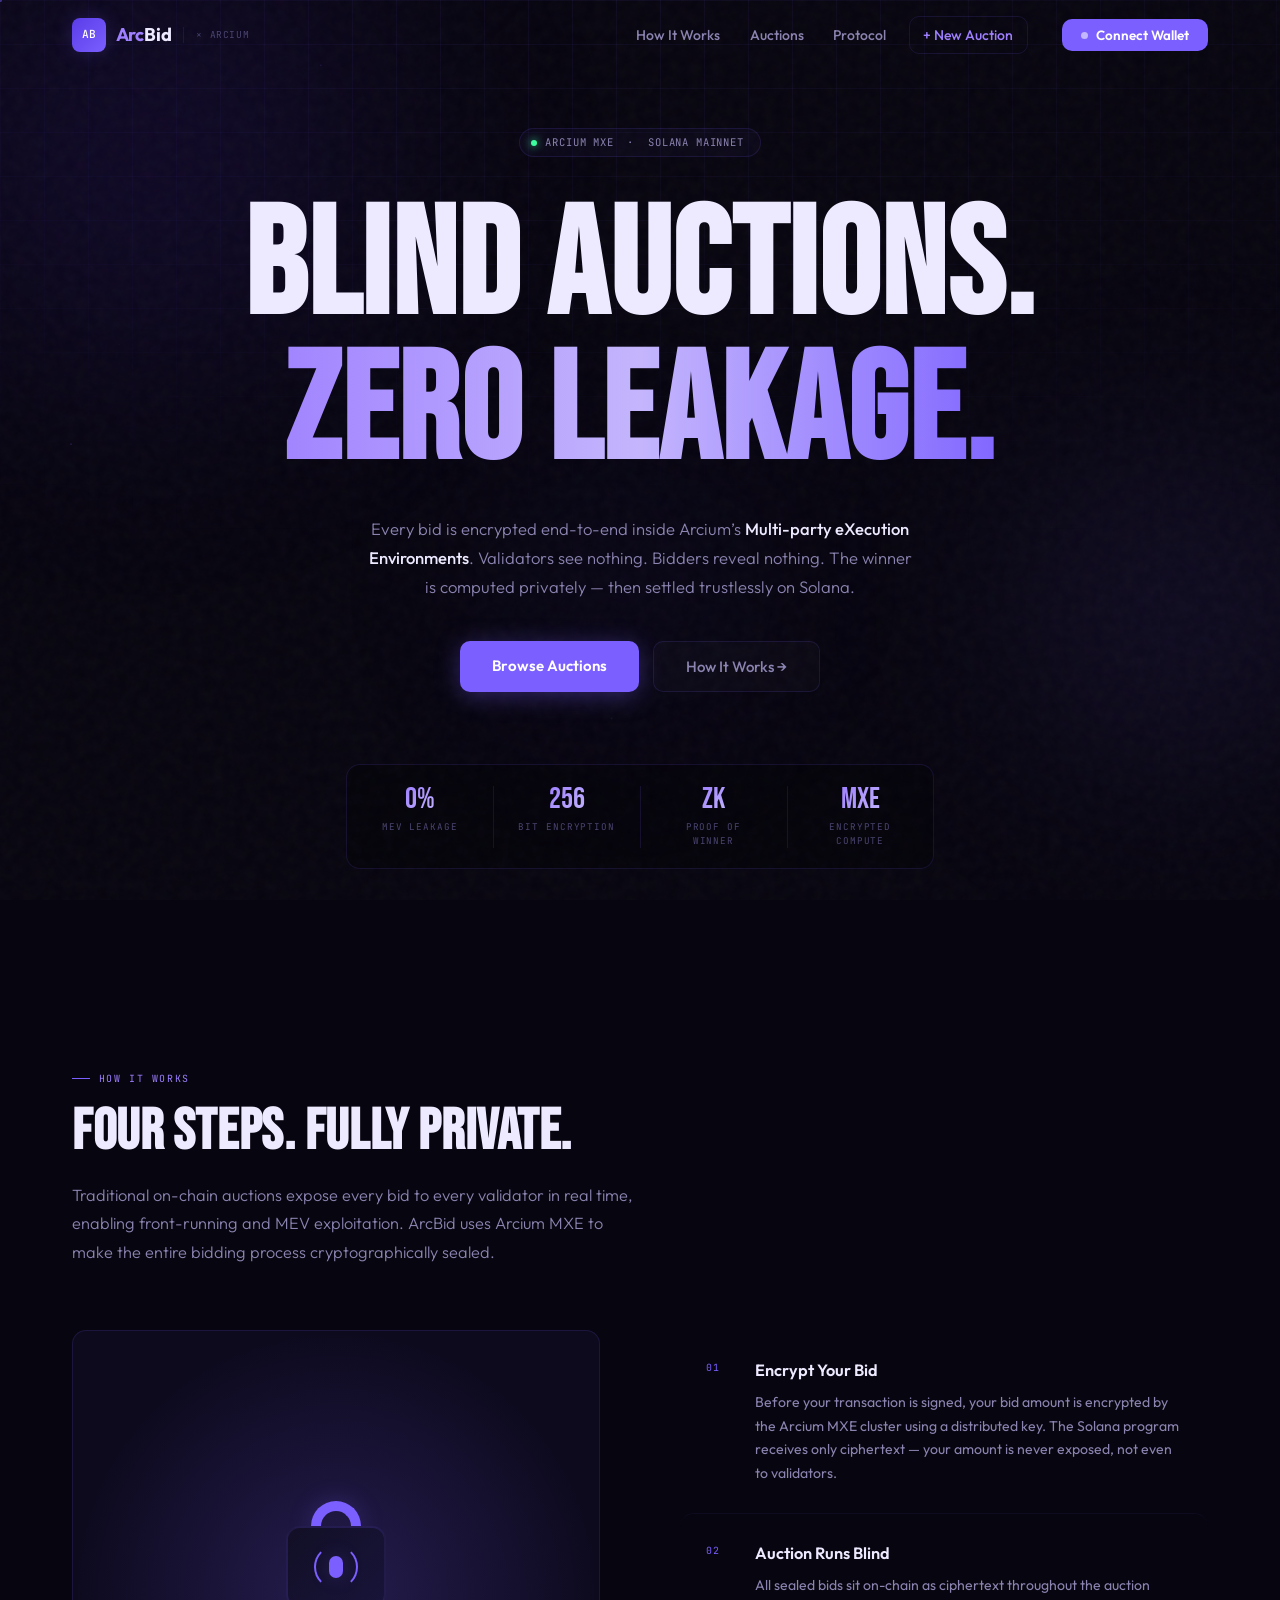
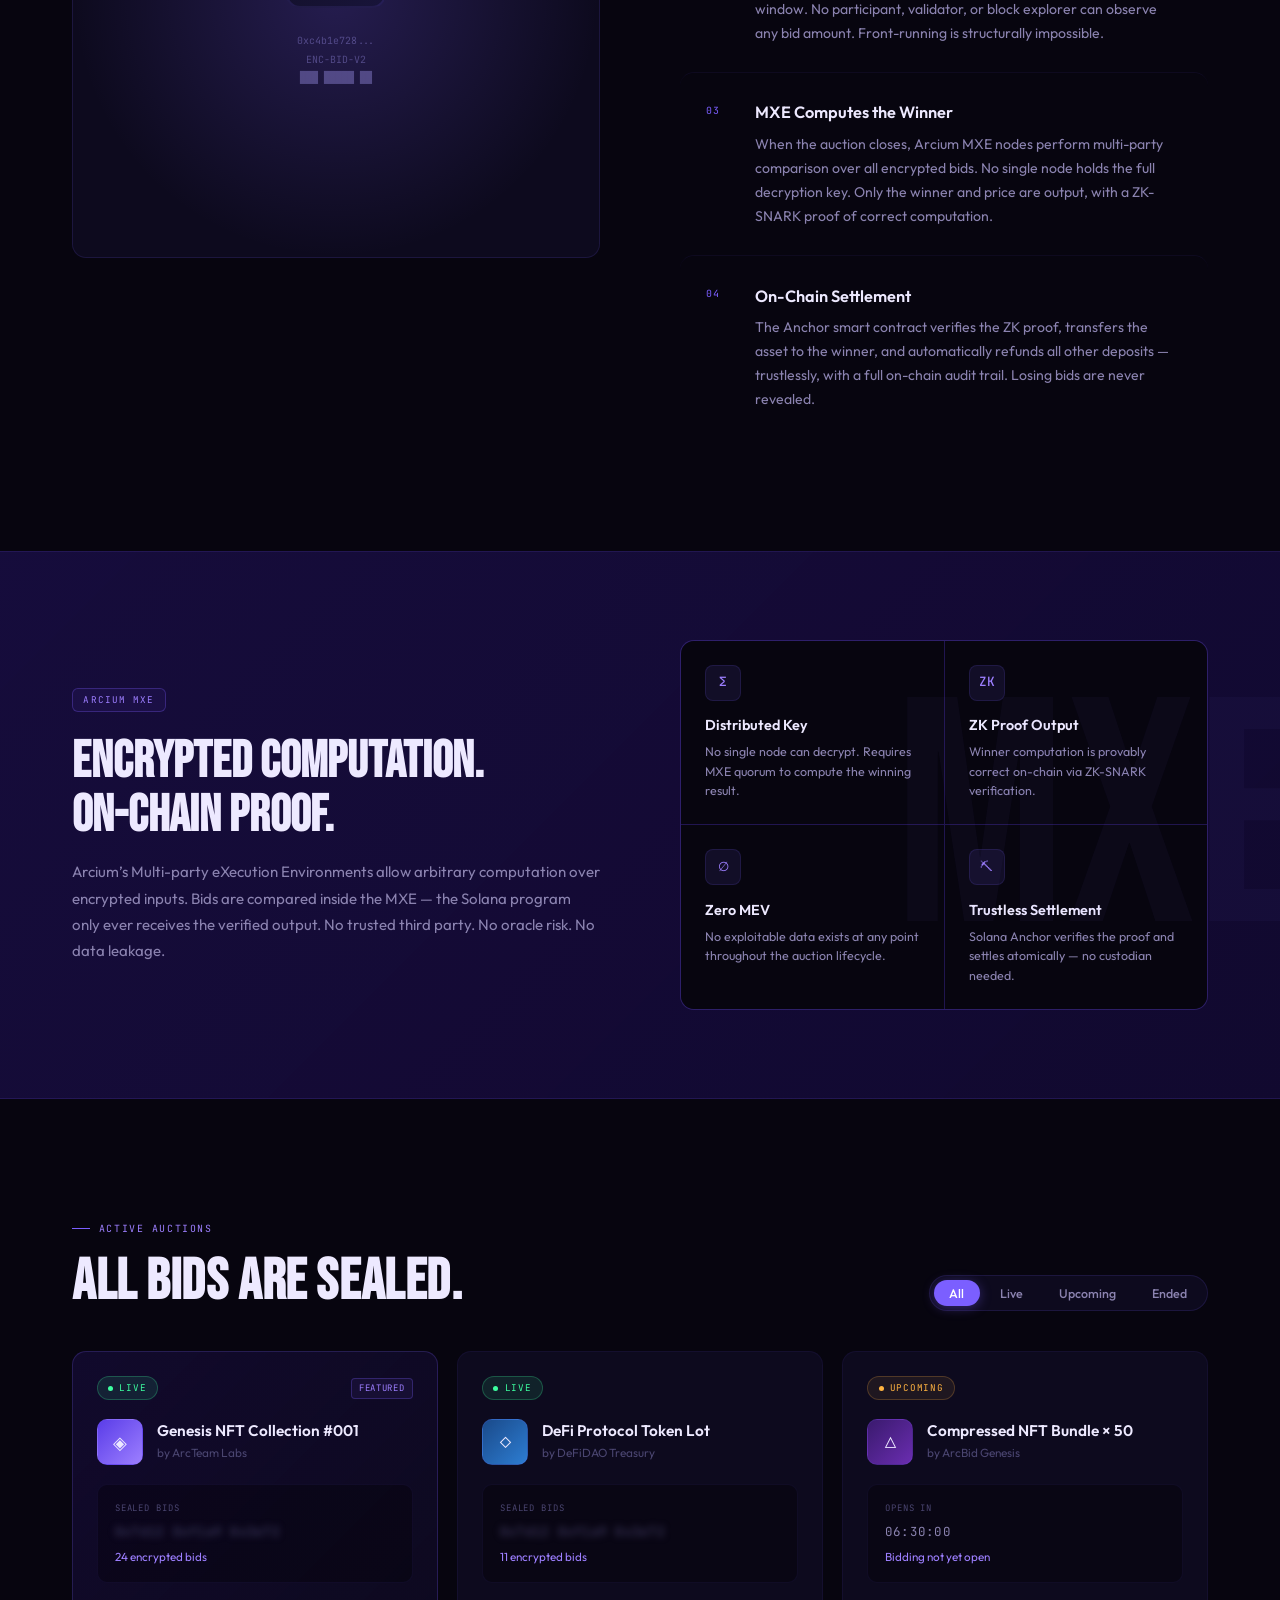
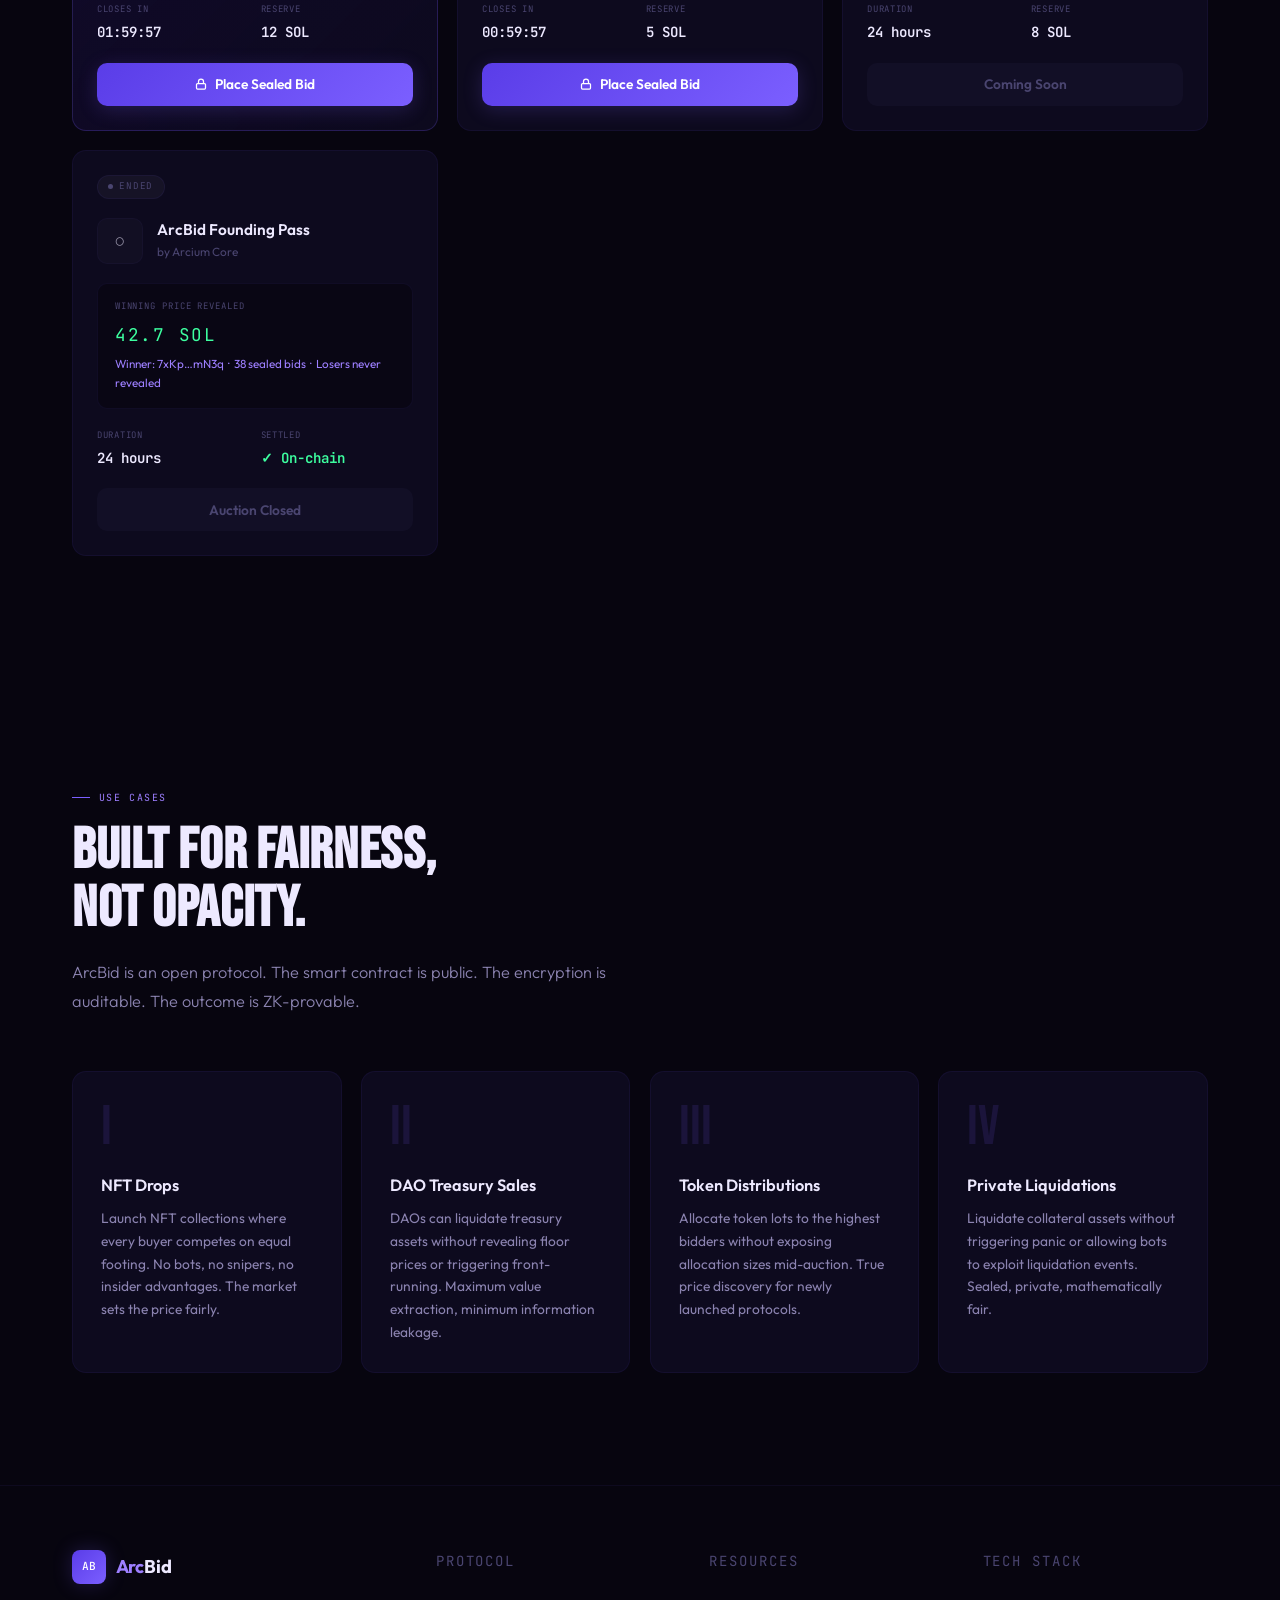
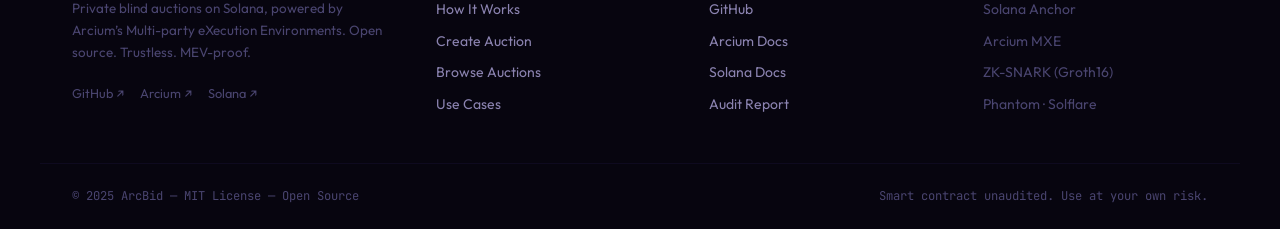
<file: index.html>
<!DOCTYPE html>
<html lang="en">
<head>
<meta charset="UTF-8"/>
<meta name="viewport" content="width=device-width, initial-scale=1.0"/>
<title>ArcBid — Private Blind Auctions on Solana</title>
<link rel="preconnect" href="https://fonts.googleapis.com"/>
<link href="https://fonts.googleapis.com/css2?family=Bebas+Neue&family=Outfit:wght@300;400;500;600;700&family=JetBrains+Mono:wght@400;500&display=swap" rel="stylesheet"/>
<style>
:root{
  --bg:#07050f;--bg1:#0d0a1e;--bg2:#120f26;--bg3:#18143a;
  --line:rgba(120,90,255,.14);--line2:rgba(120,90,255,.07);
  --p:#7b5fff;--p2:#9d7fff;--p3:#5a3de8;--pglow:rgba(123,95,255,.22);
  --tx:#ede9ff;--tx2:#8b83b0;--tx3:#4a4570;
  --green:#3dffa0;--red:#ff5c5c;--amber:#ffb340;
  --fh:"Bebas Neue",sans-serif;--fb:"Outfit",sans-serif;--fm:"JetBrains Mono",monospace;
  --r:14px;--r2:10px;
}
*,*::before,*::after{box-sizing:border-box;margin:0;padding:0}
html{scroll-behavior:smooth}
body{background:var(--bg);color:var(--tx);font-family:var(--fb);font-weight:400;line-height:1.6;overflow-x:hidden}
a{color:inherit;text-decoration:none}
button{font-family:var(--fb);cursor:pointer;border:none;background:none}
input{font-family:var(--fb)}
::-webkit-scrollbar{width:5px}
::-webkit-scrollbar-track{background:var(--bg)}
::-webkit-scrollbar-thumb{background:var(--bg3);border-radius:3px}

/* ── BACKGROUND ── */
.bglayer{position:fixed;inset:0;z-index:0;pointer-events:none;overflow:hidden}
.bgnoise{position:absolute;inset:-50%;width:200%;height:200%;
  background-image:url("data:image/svg+xml,%3Csvg viewBox='0 0 200 200' xmlns='http://www.w3.org/2000/svg'%3E%3Cfilter id='n'%3E%3CfeTurbulence type='fractalNoise' baseFrequency='0.85' numOctaves='4'/%3E%3C/filter%3E%3Crect width='100%25' height='100%25' filter='url(%23n)' opacity='0.035'/%3E%3C/svg%3E");
  animation:nd 8s steps(2) infinite}
@keyframes nd{0%{transform:translate(0,0)}25%{transform:translate(-1%,-1%)}75%{transform:translate(1%,1%)}}
.orb{position:absolute;border-radius:50%;filter:blur(90px);pointer-events:none}
.orb1{width:700px;height:700px;top:-200px;left:-200px;background:radial-gradient(circle,rgba(70,35,190,.18) 0%,transparent 70%);animation:o1 16s ease-in-out infinite alternate}
.orb2{width:500px;height:500px;top:40%;right:-150px;background:radial-gradient(circle,rgba(123,95,255,.12) 0%,transparent 70%);animation:o2 20s ease-in-out infinite alternate}
.orb3{width:350px;height:350px;bottom:15%;left:35%;background:radial-gradient(circle,rgba(50,25,160,.1) 0%,transparent 70%);animation:o1 24s ease-in-out infinite alternate-reverse}
@keyframes o1{from{transform:translate(0,0)}to{transform:translate(60px,40px)}}
@keyframes o2{from{transform:translate(0,0)}to{transform:translate(-40px,55px)}}
.bgrid{position:absolute;inset:0;
  background-image:linear-gradient(var(--line2) 1px,transparent 1px),linear-gradient(90deg,var(--line2) 1px,transparent 1px);
  background-size:44px 44px;
  mask-image:radial-gradient(ellipse 100% 65% at 50% 0%,black,transparent)}
#cv{position:absolute;inset:0;opacity:.45}

/* ── NAV ── */
.nav{position:fixed;top:0;left:0;right:0;z-index:900;transition:background .3s,border-color .3s}
.nav.up{background:rgba(7,5,15,.92);backdrop-filter:blur(20px);border-bottom:1px solid var(--line2)}
.navi{max-width:1200px;margin:0 auto;padding:0 2rem;height:70px;display:flex;align-items:center;gap:1.5rem}
.logo{display:flex;align-items:center;gap:.6rem;flex-shrink:0}
.lmark{width:34px;height:34px;background:linear-gradient(135deg,var(--p3),var(--p));border-radius:8px;display:flex;align-items:center;justify-content:center;font-family:var(--fm);font-size:.7rem;font-weight:500;color:#fff;box-shadow:0 0 20px var(--pglow)}
.ltxt{font-family:var(--fb);font-weight:700;font-size:1.15rem;letter-spacing:-.01em;color:var(--tx)}
.ltxt em{font-style:normal;color:var(--p2)}
.ldiv{width:1px;height:16px;background:var(--line);margin:0 .15rem}
.lsub{font-family:var(--fm);font-size:.6rem;color:var(--tx3);letter-spacing:.06em}
.nlinks{display:flex;align-items:center;gap:.15rem;margin-left:auto}
.nl{padding:.42rem .85rem;color:var(--tx2);font-size:.875rem;font-weight:500;border-radius:var(--r2);transition:color .18s,background .18s}
.nl:hover{color:var(--tx);background:rgba(255,255,255,.04)}
.nlnew{color:var(--p2)!important;border:1px solid var(--line);margin-left:.4rem}
.nlnew:hover{background:rgba(123,95,255,.1)!important;border-color:var(--p)!important}
.bcw{display:flex;align-items:center;gap:.5rem;padding:.52rem 1.2rem;background:var(--p);border-radius:var(--r2);color:#fff;font-size:.84rem;font-weight:600;transition:all .2s;white-space:nowrap;margin-left:.6rem;overflow:hidden;position:relative}
.bcw::before{content:"";position:absolute;inset:0;background:linear-gradient(135deg,rgba(255,255,255,.16),transparent);opacity:0;transition:opacity .2s}
.bcw:hover::before{opacity:1}
.bcw:hover{transform:translateY(-1px);box-shadow:0 8px 28px var(--pglow)}
.bcw:active{transform:translateY(0)}
.bcw.conn{background:rgba(61,255,160,.1);border:1px solid rgba(61,255,160,.28);color:var(--green)}
.wdot{width:7px;height:7px;border-radius:50%;background:rgba(255,255,255,.55);flex-shrink:0;transition:background .2s}
.bcw.conn .wdot{background:var(--green);box-shadow:0 0 8px var(--green)}
.hbg{display:none;flex-direction:column;justify-content:center;gap:5px;width:36px;height:36px;padding:4px;border-radius:var(--r2);transition:background .2s;margin-left:auto}
.hbg:hover{background:rgba(255,255,255,.05)}
.hbg span{display:block;height:1.5px;background:var(--tx2);border-radius:2px;transition:.25s}
.hbg.open span:nth-child(1){transform:translateY(6.5px) rotate(45deg)}
.hbg.open span:nth-child(2){opacity:0;transform:scaleX(0)}
.hbg.open span:nth-child(3){transform:translateY(-6.5px) rotate(-45deg)}
.drawer{display:none;position:fixed;top:70px;left:0;right:0;z-index:850;background:rgba(10,8,22,.97);backdrop-filter:blur(20px);border-bottom:1px solid var(--line);flex-direction:column;gap:.2rem;padding:1rem 2rem 1.5rem}
.drawer.open{display:flex}
.dl{padding:.72rem 1rem;color:var(--tx2);font-size:.95rem;font-weight:500;border-radius:var(--r2);transition:all .15s}
.dl:hover{color:var(--tx);background:rgba(255,255,255,.04)}
.dcw{margin-top:.75rem;width:100%;justify-content:center}
@media(max-width:780px){.nlinks{display:none}.bcw:not(.dcw){display:none}.hbg{display:flex}}

/* ── HERO ── */
.hero{position:relative;z-index:1;min-height:100vh;display:flex;flex-direction:column;align-items:center;justify-content:center;text-align:center;padding:8rem 2rem 5rem}
.hpill{display:inline-flex;align-items:center;gap:.55rem;border:1px solid var(--line);border-radius:100px;padding:.32rem 1rem .32rem .65rem;font-family:var(--fm);font-size:.66rem;color:var(--tx2);letter-spacing:.08em;margin-bottom:2.5rem;background:rgba(123,95,255,.04);animation:fu .7s ease both}
.hpdot{width:6px;height:6px;border-radius:50%;background:var(--green);box-shadow:0 0 8px var(--green);animation:gp 2s ease infinite}
@keyframes gp{0%,100%{box-shadow:0 0 8px var(--green)}50%{box-shadow:0 0 18px var(--green)}}
.htitle{font-family:var(--fh);font-size:clamp(4.5rem,12vw,9.5rem);line-height:.95;letter-spacing:.01em;color:var(--tx);margin-bottom:1.75rem;animation:fu .7s .08s ease both}
.htg{display:block;background:linear-gradient(90deg,var(--p2),#c4b5fd,var(--p));-webkit-background-clip:text;-webkit-text-fill-color:transparent;background-clip:text}
.hdesc{max-width:555px;font-size:1.04rem;font-weight:300;color:var(--tx2);line-height:1.75;margin-bottom:2.5rem;animation:fu .7s .16s ease both}
.hdesc strong{color:var(--tx);font-weight:500}
.hcta{display:flex;gap:.85rem;justify-content:center;flex-wrap:wrap;margin-bottom:4.5rem;animation:fu .7s .24s ease both}
.bpri{padding:.78rem 2rem;background:var(--p);border-radius:var(--r2);color:#fff;font-size:.94rem;font-weight:600;transition:all .2s;position:relative;overflow:hidden;box-shadow:0 4px 24px rgba(123,95,255,.35)}
.bpri::after{content:"";position:absolute;inset:0;background:linear-gradient(135deg,rgba(255,255,255,.18),transparent);opacity:0;transition:opacity .2s}
.bpri:hover::after{opacity:1}
.bpri:hover{transform:translateY(-2px);box-shadow:0 12px 40px rgba(123,95,255,.5)}
.bghost{padding:.78rem 2rem;border:1px solid var(--line);border-radius:var(--r2);color:var(--tx2);font-size:.94rem;font-weight:500;transition:all .2s;background:rgba(255,255,255,.02)}
.bghost:hover{border-color:rgba(123,95,255,.5);color:var(--tx);background:rgba(123,95,255,.06)}
.hstats{display:flex;align-items:stretch;border:1px solid var(--line);border-radius:var(--r);overflow:hidden;background:rgba(0,0,0,.25);animation:fu .7s .32s ease both}
.si{flex:1;padding:1.2rem 1.5rem;display:flex;flex-direction:column;align-items:center;gap:.3rem;position:relative}
.si+.si::before{content:"";position:absolute;left:0;top:20%;bottom:20%;width:1px;background:var(--line)}
.sv{font-family:var(--fh);font-size:1.9rem;background:linear-gradient(135deg,var(--p2),#c4b5fd);-webkit-background-clip:text;-webkit-text-fill-color:transparent;background-clip:text;line-height:1}
.sk{font-family:var(--fm);font-size:.58rem;color:var(--tx3);letter-spacing:.1em;text-transform:uppercase}

/* ── SECTIONS ── */
.sec{position:relative;z-index:1;padding:7rem 0}
.secin{max-width:1200px;margin:0 auto;padding:0 2rem}
.ey{display:inline-flex;align-items:center;gap:.55rem;font-family:var(--fm);font-size:.62rem;color:var(--p2);letter-spacing:.16em;text-transform:uppercase;margin-bottom:1rem}
.ey::before{content:"";display:block;width:18px;height:1px;background:var(--p)}
.sh{font-family:var(--fh);font-size:clamp(2.6rem,4.5vw,4.2rem);line-height:1.02;letter-spacing:.01em;margin-bottom:1.2rem;color:var(--tx)}
.sp{font-size:1.02rem;font-weight:300;color:var(--tx2);line-height:1.75;max-width:570px}

/* ── HOW IT WORKS ── */
.stepslay{display:grid;grid-template-columns:1fr 1fr;gap:5rem;align-items:start;margin-top:4rem}
@media(max-width:800px){.stepslay{grid-template-columns:1fr;gap:3rem}}
.stickl{position:sticky;top:8rem}
.svis{aspect-ratio:1;border-radius:var(--r);border:1px solid var(--line);background:var(--bg1);display:flex;align-items:center;justify-content:center;overflow:hidden;position:relative}
.svisin{width:78%;height:78%;display:flex;align-items:center;justify-content:center}
.svisgl{position:absolute;inset:-2px;background:radial-gradient(circle at 50% 50%,var(--pglow) 0%,transparent 70%);pointer-events:none;animation:glw 4s ease-in-out infinite alternate}
@keyframes glw{from{opacity:.35}to{opacity:.85}}
.lockgfx{display:flex;flex-direction:column;align-items:center}
.lshackle{width:50px;height:30px;border:10px solid var(--p);border-bottom:none;border-radius:25px 25px 0 0;margin-bottom:-5px;box-shadow:0 0 24px var(--pglow)}
.lbody{width:100px;height:82px;background:linear-gradient(135deg,var(--bg2),var(--bg3));border:2px solid var(--line);border-radius:14px;display:flex;align-items:center;justify-content:center;position:relative}
.lbody::before{content:"";position:absolute;width:44px;height:44px;border:2px solid var(--p);border-top-color:transparent;border-bottom-color:transparent;border-radius:50%;animation:spn 3s linear infinite}
@keyframes spn{to{transform:rotate(360deg)}}
.lhole{width:14px;height:22px;background:var(--p);border-radius:50px;box-shadow:0 0 20px var(--pglow)}
.lciph{margin-top:1.5rem;font-family:var(--fm);font-size:.62rem;color:var(--tx3);text-align:center;line-height:1.9;transition:opacity .3s;white-space:pre-line}
.stepsr{display:flex;flex-direction:column}
.step{display:flex;gap:1.4rem;padding:1.65rem;border-radius:var(--r);transition:background .22s}
.step:hover{background:rgba(123,95,255,.05)}
.step+.step{border-top:1px solid var(--line2)}
.snum{font-family:var(--fm);font-size:.62rem;color:var(--p);letter-spacing:.06em;width:26px;flex-shrink:0;padding-top:.2rem}
.sbody h3{font-size:1.02rem;font-weight:600;margin-bottom:.48rem;color:var(--tx)}
.sbody p{font-size:.88rem;color:var(--tx2);line-height:1.7}

/* ── ARCIUM BAND ── */
.arcband{position:relative;z-index:1;background:linear-gradient(135deg,rgba(55,28,155,.32),rgba(28,14,80,.5));border-top:1px solid var(--line);border-bottom:1px solid var(--line);padding:5.5rem 0;overflow:hidden}
.arcband::before{content:"MXE";position:absolute;right:-2rem;top:50%;transform:translateY(-50%);font-family:var(--fh);font-size:20rem;line-height:1;color:rgba(123,95,255,.04);pointer-events:none;white-space:nowrap}
.abinner{max-width:1200px;margin:0 auto;padding:0 2rem;display:grid;grid-template-columns:1fr 1fr;gap:5rem;align-items:center}
@media(max-width:800px){.abinner{grid-template-columns:1fr;gap:2.5rem}}
.abchip{display:inline-flex;align-items:center;border:1px solid rgba(123,95,255,.3);border-radius:6px;padding:.22rem .65rem;font-family:var(--fm);font-size:.58rem;color:var(--p2);letter-spacing:.12em;text-transform:uppercase;margin-bottom:1.4rem;background:rgba(123,95,255,.06)}
.abl h2{font-family:var(--fh);font-size:clamp(2.2rem,4vw,3.4rem);line-height:1.06;color:var(--tx);margin-bottom:1rem}
.abl p{font-size:.94rem;color:var(--tx2);line-height:1.75}
.abgrid{display:grid;grid-template-columns:1fr 1fr;gap:1px;background:var(--line);border:1px solid var(--line);border-radius:var(--r);overflow:hidden}
.abfeat{background:var(--bg);padding:1.5rem;transition:background .2s}
.abfeat:hover{background:var(--bg1)}
.abicon{width:36px;height:36px;border-radius:8px;background:rgba(123,95,255,.1);border:1px solid var(--line);display:flex;align-items:center;justify-content:center;font-size:.8rem;margin-bottom:.85rem;color:var(--p2);font-family:var(--fm);font-weight:500}
.abfeat h4{font-size:.9rem;font-weight:600;color:var(--tx);margin-bottom:.32rem}
.abfeat p{font-size:.78rem;color:var(--tx2);line-height:1.55}

/* ── AUCTIONS ── */
.aucsec{position:relative;z-index:1;padding:7rem 0}
.auchead{max-width:1200px;margin:0 auto;padding:0 2rem;display:flex;align-items:flex-end;justify-content:space-between;margin-bottom:2.5rem;gap:2rem;flex-wrap:wrap}
.filt{display:flex;gap:.35rem;background:var(--bg1);border:1px solid var(--line);border-radius:100px;padding:.28rem}
.fb{padding:.33rem .95rem;border-radius:100px;font-size:.78rem;font-weight:500;color:var(--tx2);transition:all .18s}
.fb:hover{color:var(--tx)}
.fb.act{background:var(--p);color:#fff;box-shadow:0 2px 12px rgba(123,95,255,.35)}
.agrid{max-width:1200px;margin:0 auto;padding:0 2rem;display:grid;grid-template-columns:repeat(auto-fill,minmax(295px,1fr));gap:1.2rem}

/* ── AUCTION CARD ── */
.ac{background:var(--bg1);border:1px solid var(--line2);border-radius:var(--r);padding:1.5rem;display:flex;flex-direction:column;gap:1.2rem;transition:border-color .25s,transform .25s,box-shadow .25s;position:relative;overflow:hidden}
.ac::before{content:"";position:absolute;top:0;left:0;right:0;height:2px;background:linear-gradient(90deg,transparent,var(--p),transparent);opacity:0;transition:opacity .28s}
.ac:hover{border-color:rgba(123,95,255,.28);transform:translateY(-3px);box-shadow:0 18px 50px rgba(0,0,0,.4)}
.ac:hover::before{opacity:1}
.acfeat{border-color:rgba(123,95,255,.22);background:linear-gradient(135deg,rgba(45,22,120,.28),var(--bg1))}
.acetop{display:flex;align-items:center;justify-content:space-between}
.sp1{display:inline-flex;align-items:center;gap:.38rem;padding:.22rem .65rem;border-radius:100px;font-family:var(--fm);font-size:.58rem;letter-spacing:.08em;text-transform:uppercase}
.slive{background:rgba(61,255,160,.1);border:1px solid rgba(61,255,160,.24);color:var(--green)}
.sup{background:rgba(255,179,64,.08);border:1px solid rgba(255,179,64,.22);color:var(--amber)}
.send{background:rgba(255,255,255,.04);border:1px solid var(--line2);color:var(--tx3)}
.sdot{width:5px;height:5px;border-radius:50%;background:currentColor}
.slive .sdot{animation:sdp 1.4s ease-in-out infinite}
@keyframes sdp{0%,100%{opacity:1}50%{opacity:.3}}
.ftag{font-family:var(--fm);font-size:.56rem;color:var(--p2);border:1px solid rgba(123,95,255,.28);border-radius:4px;padding:.14rem .48rem;letter-spacing:.07em;background:rgba(123,95,255,.07)}
.aasset{display:flex;align-items:center;gap:.85rem}
.athumb{width:46px;height:46px;border-radius:10px;background:linear-gradient(135deg,var(--p3),var(--p2));display:flex;align-items:center;justify-content:center;font-size:1.15rem;flex-shrink:0;font-family:var(--fm);border:1px solid var(--line)}
.aname{font-size:.96rem;font-weight:600;color:var(--tx);line-height:1.3;margin-bottom:.18rem}
.aby{font-size:.74rem;color:var(--tx3)}
.asealed{background:rgba(0,0,0,.3);border:1px solid var(--line2);border-radius:var(--r2);padding:.95rem 1.05rem}
.slbl{font-family:var(--fm);font-size:.56rem;color:var(--tx3);letter-spacing:.1em;text-transform:uppercase;margin-bottom:.45rem}
.sciph{font-family:var(--fm);font-size:.78rem;color:var(--tx3);letter-spacing:.1em;filter:blur(3.5px);user-select:none;margin-bottom:.38rem}
.scnt{font-size:.73rem;color:var(--p2)}
.ameta{display:grid;grid-template-columns:1fr 1fr;gap:.7rem}
.amlbl{font-family:var(--fm);font-size:.56rem;color:var(--tx3);letter-spacing:.08em;text-transform:uppercase;margin-bottom:.28rem}
.amval{font-size:.88rem;font-weight:600;color:var(--tx);font-family:var(--fm)}
.bbid{width:100%;padding:.78rem;background:linear-gradient(135deg,var(--p3),var(--p));border-radius:var(--r2);color:#fff;font-size:.86rem;font-weight:600;transition:all .2s;box-shadow:0 4px 20px rgba(123,95,255,.2);display:flex;align-items:center;justify-content:center;gap:.48rem;position:relative;overflow:hidden}
.bbid::before{content:"";position:absolute;inset:0;background:linear-gradient(135deg,rgba(255,255,255,.16),transparent);opacity:0;transition:opacity .2s}
.bbid:hover::before{opacity:1}
.bbid:hover{transform:translateY(-1px);box-shadow:0 8px 30px rgba(123,95,255,.42)}
.bbid:active{transform:translateY(0)}
.bdis{background:var(--bg2)!important;color:var(--tx3)!important;cursor:not-allowed;box-shadow:none!important;transform:none!important}
.bdis::before{display:none!important}

/* ── USE CASES ── */
.ucsec{position:relative;z-index:1;padding:7rem 0}
.ucin{max-width:1200px;margin:0 auto;padding:0 2rem}
.ucgrid{display:grid;grid-template-columns:repeat(auto-fill,minmax(255px,1fr));gap:1.2rem;margin-top:3.5rem}
.ucc{background:var(--bg1);border:1px solid var(--line2);border-radius:var(--r);padding:1.75rem;transition:all .25s}
.ucc:hover{border-color:rgba(123,95,255,.28);background:var(--bg2);transform:translateY(-2px)}
.ucnum{font-family:var(--fh);font-size:3.5rem;line-height:1;color:rgba(123,95,255,.13);margin-bottom:1rem;display:block}
.ucc h3{font-size:1.02rem;font-weight:600;color:var(--tx);margin-bottom:.55rem}
.ucc p{font-size:.86rem;color:var(--tx2);line-height:1.65}

/* ── FOOTER ── */
.ft{position:relative;z-index:1;border-top:1px solid var(--line2);padding:4rem 0 0}
.ftin{max-width:1200px;margin:0 auto;padding:0 2rem;display:grid;grid-template-columns:1.4fr 1fr 1fr 1fr;gap:3rem;margin-bottom:3rem}
@media(max-width:900px){.ftin{grid-template-columns:1fr 1fr}}
@media(max-width:540px){.ftin{grid-template-columns:1fr}}
.fbrand p{font-size:.84rem;color:var(--tx3);line-height:1.65;margin-bottom:1.2rem;margin-top:.85rem}
.fext{display:flex;gap:1rem}
.fext a{font-size:.8rem;color:var(--tx3);transition:color .15s}
.fext a:hover{color:var(--p2)}
.flogo{display:flex;align-items:center;gap:.6rem}
.fclbl{font-family:var(--fm);font-size:.58rem;color:var(--tx3);letter-spacing:.14em;text-transform:uppercase;margin-bottom:1.05rem;display:block}
.fcol{display:flex;flex-direction:column;gap:.58rem}
.fcol a,.fcol span{font-size:.875rem;color:var(--tx2);transition:color .15s}
.fcol a:hover{color:var(--tx)}
.fcol span{color:var(--tx3)}
.fbar{border-top:1px solid var(--line2);padding:1.4rem 2rem;max-width:1200px;margin:0 auto;display:flex;justify-content:space-between;align-items:center;gap:1rem;flex-wrap:wrap}
.fbar span{font-size:.76rem;color:var(--tx3);font-family:var(--fm)}

/* ── OVERLAYS / MODALS ── */
.ov{position:fixed;inset:0;z-index:9999;display:flex;align-items:center;justify-content:center;padding:1rem;visibility:hidden;opacity:0;transition:visibility 0s .28s,opacity .28s}
.ov.act{visibility:visible;opacity:1;transition:visibility 0s,opacity .28s}
.ovbg{position:absolute;inset:0;background:rgba(4,3,12,.87);backdrop-filter:blur(18px);-webkit-backdrop-filter:blur(18px)}
.mod{position:relative;z-index:1;background:var(--bg2);border:1px solid var(--line);border-radius:20px;padding:2.5rem;width:100%;max-width:420px;box-shadow:0 40px 100px rgba(0,0,0,.7),0 0 60px rgba(123,95,255,.07);transform:translateY(18px) scale(.97);transition:transform .32s cubic-bezier(.34,1.4,.64,1)}
.ov.act .mod{transform:translateY(0) scale(1)}
.modw{max-width:500px}
.mclose{position:absolute;top:1.2rem;right:1.2rem;width:32px;height:32px;background:rgba(255,255,255,.05);border:1px solid var(--line2);border-radius:8px;color:var(--tx2);font-size:.78rem;display:flex;align-items:center;justify-content:center;transition:all .18s}
.mclose:hover{background:rgba(255,255,255,.09);color:var(--tx);border-color:var(--line)}
.mey{font-family:var(--fm);font-size:.58rem;color:var(--p2);letter-spacing:.16em;text-transform:uppercase;margin-bottom:.62rem}
.mttl{font-family:var(--fb);font-size:1.48rem;font-weight:700;color:var(--tx);margin-bottom:.42rem}
.msub{font-size:.875rem;color:var(--tx2);line-height:1.6;margin-bottom:1.7rem}
.wlist{display:flex;flex-direction:column;gap:.62rem;margin-bottom:1.45rem}
.wrow{display:flex;align-items:center;gap:.9rem;padding:.95rem 1.1rem;background:rgba(255,255,255,.03);border:1px solid var(--line2);border-radius:var(--r2);transition:all .2s;text-align:left;width:100%}
.wrow:hover{border-color:rgba(123,95,255,.42);background:rgba(123,95,255,.06);transform:translateX(3px)}
.wavi{width:44px;height:44px;border-radius:10px;display:flex;align-items:center;justify-content:center;flex-shrink:0}
.wavph{background:linear-gradient(135deg,#4e44ce,#9d7fff)}
.wavsf{background:linear-gradient(135deg,#e05a28,#f8a827)}
.wname{display:block;font-size:.94rem;font-weight:600;color:var(--tx);margin-bottom:.14rem}
.wdesc{display:block;font-size:.74rem;color:var(--tx3)}
.warr{margin-left:auto;color:var(--tx3);font-size:.88rem;transition:transform .2s}
.wrow:hover .warr{transform:translateX(3px);color:var(--tx2)}
.mfine{font-size:.73rem;color:var(--tx3);line-height:1.6;text-align:center}
.mfine a{color:var(--p2);text-decoration:underline;text-decoration-color:rgba(157,127,255,.3)}
.blbl{display:block;font-family:var(--fm);font-size:.6rem;color:var(--tx2);letter-spacing:.1em;text-transform:uppercase;margin-bottom:.52rem}
.birow{display:flex;align-items:center;background:rgba(0,0,0,.3);border:1px solid var(--line);border-radius:var(--r2);overflow:hidden;transition:border-color .2s;margin-bottom:1rem}
.birow:focus-within{border-color:var(--p)}
.bi{flex:1;background:none;border:none;outline:none;color:var(--tx);font-family:var(--fm);font-size:1.2rem;padding:.82rem 1rem}
.bi::placeholder{color:var(--tx3);font-size:1rem}
.bunit{padding:0 1.05rem;font-family:var(--fm);font-size:.78rem;color:var(--p2);border-left:1px solid var(--line);align-self:stretch;display:flex;align-items:center;background:rgba(123,95,255,.06)}
.eprev{background:rgba(0,0,0,.38);border:1px solid var(--line2);border-radius:var(--r2);padding:.88rem 1rem;margin-bottom:1rem}
.ephd{display:flex;align-items:center;gap:.48rem;font-family:var(--fm);font-size:.58rem;color:var(--p2);letter-spacing:.1em;margin-bottom:.52rem}
.epulse{width:6px;height:6px;border-radius:50%;background:var(--p);flex-shrink:0;animation:epp 1.5s ease-in-out infinite}
@keyframes epp{0%,100%{opacity:1;box-shadow:0 0 0 0 var(--pglow)}50%{opacity:.45;box-shadow:0 0 0 4px transparent}}
.epval{font-family:var(--fm);font-size:.72rem;color:var(--tx3);word-break:break-all;line-height:1.5}
.bmeta{display:grid;grid-template-columns:repeat(3,1fr);gap:.72rem;margin-bottom:1.2rem}
.bmk{display:block;font-family:var(--fm);font-size:.55rem;color:var(--tx3);letter-spacing:.1em;text-transform:uppercase;margin-bottom:.28rem}
.bmv{display:block;font-size:.84rem;font-weight:600;color:var(--tx)}
.bsub{width:100%;padding:.88rem;background:linear-gradient(135deg,var(--p3),var(--p));border-radius:var(--r2);color:#fff;font-size:.94rem;font-weight:600;display:flex;align-items:center;justify-content:center;gap:.58rem;transition:all .2s;box-shadow:0 4px 24px rgba(123,95,255,.3);position:relative;overflow:hidden}
.bsub::before{content:"";position:absolute;inset:0;background:linear-gradient(135deg,rgba(255,255,255,.18),transparent);opacity:0;transition:opacity .2s}
.bsub:hover::before{opacity:1}
.bsub:hover{transform:translateY(-1px);box-shadow:0 12px 36px rgba(123,95,255,.5)}
.bsub:disabled{opacity:.6;cursor:not-allowed;transform:none;box-shadow:none}

/* ── TOAST ── */
.toast{position:fixed;bottom:2rem;left:50%;z-index:9998;transform:translateX(-50%) translateY(90px);background:var(--bg2);border:1px solid var(--line);border-radius:100px;padding:.68rem 1.4rem;display:flex;align-items:center;gap:.68rem;font-size:.875rem;font-weight:500;color:var(--tx);box-shadow:0 16px 50px rgba(0,0,0,.6);transition:transform .38s cubic-bezier(.34,1.4,.64,1),opacity .28s;opacity:0;white-space:nowrap;pointer-events:none}
.toast.show{transform:translateX(-50%) translateY(0);opacity:1}
.ticon{width:20px;height:20px;border-radius:50%;display:flex;align-items:center;justify-content:center;font-size:.6rem;flex-shrink:0}

/* ── ANIMATIONS ── */
@keyframes fu{from{opacity:0;transform:translateY(22px)}to{opacity:1;transform:translateY(0)}}
[data-rv]{opacity:0;transform:translateY(18px);transition:opacity .58s ease,transform .58s ease}
[data-rv].vis{opacity:1;transform:translateY(0)}
@media(max-width:600px){
  .hstats{flex-direction:column}
  .si+.si::before{top:0;bottom:auto;left:15%;right:15%;width:auto;height:1px}
  .si{padding:1rem}
  .htitle{font-size:clamp(3.8rem,14vw,6rem)}
  .fbar{flex-direction:column;text-align:center}
  .agrid,.ucgrid{grid-template-columns:1fr}
  .stickl{position:relative;top:auto}
  .bmeta{grid-template-columns:1fr 1fr}
}
</style>
</head>
<body>

<div class="bglayer" aria-hidden="true">
  <canvas id="cv"></canvas>
  <div class="bgnoise"></div>
  <div class="orb orb1"></div>
  <div class="orb orb2"></div>
  <div class="orb orb3"></div>
  <div class="bgrid"></div>
</div>

<!-- NAV -->
<nav class="nav" id="nav">
  <div class="navi">
    <a href="#" class="logo">
      <div class="lmark">AB</div>
      <span class="ltxt"><em>Arc</em>Bid</span>
      <div class="ldiv"></div>
      <span class="lsub">&#215; ARCIUM</span>
    </a>
    <div class="nlinks">
      <a href="#works" class="nl">How It Works</a>
      <a href="#auctions" class="nl">Auctions</a>
      <a href="#protocol" class="nl">Protocol</a>
      <a href="create.html" class="nl nlnew">+ New Auction</a>
    </div>
    <button class="bcw" id="cwBtn">
      <span class="wdot"></span>
      <span id="cwTxt">Connect Wallet</span>
    </button>
    <button class="hbg" id="hbg" aria-label="Menu">
      <span></span><span></span><span></span>
    </button>
  </div>
</nav>
<div class="drawer" id="drawer">
  <a href="#works" class="dl">How It Works</a>
  <a href="#auctions" class="dl">Auctions</a>
  <a href="#protocol" class="dl">Protocol</a>
  <a href="create.html" class="dl">+ New Auction</a>
  <button class="bcw dcw" id="cwBtn2"><span class="wdot"></span><span id="cwTxt2">Connect Wallet</span></button>
</div>

<!-- HERO -->
<section class="hero">
  <div class="hpill"><span class="hpdot"></span>ARCIUM MXE &nbsp;&middot;&nbsp; SOLANA MAINNET</div>
  <h1 class="htitle">BLIND AUCTIONS.<br/><span class="htg">ZERO LEAKAGE.</span></h1>
  <p class="hdesc">Every bid is encrypted end-to-end inside Arcium&rsquo;s <strong>Multi-party eXecution Environments</strong>. Validators see nothing. Bidders reveal nothing. The winner is computed privately &mdash; then settled trustlessly on Solana.</p>
  <div class="hcta">
    <a href="#auctions" class="bpri">Browse Auctions</a>
    <a href="#works" class="bghost">How It Works &rarr;</a>
  </div>
  <div class="hstats">
    <div class="si"><span class="sv">0%</span><span class="sk">MEV Leakage</span></div>
    <div class="si"><span class="sv">256</span><span class="sk">Bit Encryption</span></div>
    <div class="si"><span class="sv">ZK</span><span class="sk">Proof of Winner</span></div>
    <div class="si"><span class="sv">MXE</span><span class="sk">Encrypted Compute</span></div>
  </div>
</section>

<!-- HOW IT WORKS -->
<section class="sec" id="works">
  <div class="secin">
    <div class="ey">How It Works</div>
    <h2 class="sh">Four steps. Fully private.</h2>
    <p class="sp">Traditional on-chain auctions expose every bid to every validator in real time, enabling front-running and MEV exploitation. ArcBid uses Arcium MXE to make the entire bidding process cryptographically sealed.</p>
    <div class="stepslay">
      <div class="stickl">
        <div class="svis">
          <div class="svisgl"></div>
          <div class="svisin">
            <div class="lockgfx">
              <div class="lshackle"></div>
              <div class="lbody"><div class="lhole"></div></div>
              <div class="lciph" id="lciph">0x7f3a2c91...
ARC-MXE-SEALED
&#9608;&#9608;&#9608;&#9608; &#9608;&#9608; &#9608;&#9608;&#9608;&#9608;&#9608;</div>
            </div>
          </div>
        </div>
      </div>
      <div class="stepsr">
        <div class="step" data-rv>
          <div class="snum">01</div>
          <div class="sbody"><h3>Encrypt Your Bid</h3><p>Before your transaction is signed, your bid amount is encrypted by the Arcium MXE cluster using a distributed key. The Solana program receives only ciphertext &mdash; your amount is never exposed, not even to validators.</p></div>
        </div>
        <div class="step" data-rv>
          <div class="snum">02</div>
          <div class="sbody"><h3>Auction Runs Blind</h3><p>All sealed bids sit on-chain as ciphertext throughout the auction window. No participant, validator, or block explorer can observe any bid amount. Front-running is structurally impossible.</p></div>
        </div>
        <div class="step" data-rv>
          <div class="snum">03</div>
          <div class="sbody"><h3>MXE Computes the Winner</h3><p>When the auction closes, Arcium MXE nodes perform multi-party comparison over all encrypted bids. No single node holds the full decryption key. Only the winner and price are output, with a ZK-SNARK proof of correct computation.</p></div>
        </div>
        <div class="step" data-rv>
          <div class="snum">04</div>
          <div class="sbody"><h3>On-Chain Settlement</h3><p>The Anchor smart contract verifies the ZK proof, transfers the asset to the winner, and automatically refunds all other deposits &mdash; trustlessly, with a full on-chain audit trail. Losing bids are never revealed.</p></div>
        </div>
      </div>
    </div>
  </div>
</section>

<!-- ARCIUM BAND -->
<div class="arcband" id="protocol">
  <div class="abinner">
    <div class="abl" data-rv>
      <div class="abchip">ARCIUM MXE</div>
      <h2>Encrypted Computation.<br/>On-Chain Proof.</h2>
      <p>Arcium&rsquo;s Multi-party eXecution Environments allow arbitrary computation over encrypted inputs. Bids are compared inside the MXE &mdash; the Solana program only ever receives the verified output. No trusted third party. No oracle risk. No data leakage.</p>
    </div>
    <div class="abgrid">
      <div class="abfeat"><div class="abicon">&#931;</div><h4>Distributed Key</h4><p>No single node can decrypt. Requires MXE quorum to compute the winning result.</p></div>
      <div class="abfeat"><div class="abicon">ZK</div><h4>ZK Proof Output</h4><p>Winner computation is provably correct on-chain via ZK-SNARK verification.</p></div>
      <div class="abfeat"><div class="abicon">&#8709;</div><h4>Zero MEV</h4><p>No exploitable data exists at any point throughout the auction lifecycle.</p></div>
      <div class="abfeat"><div class="abicon">&#9935;</div><h4>Trustless Settlement</h4><p>Solana Anchor verifies the proof and settles atomically &mdash; no custodian needed.</p></div>
    </div>
  </div>
</div>

<!-- AUCTIONS -->
<section class="aucsec" id="auctions">
  <div class="auchead">
    <div>
      <div class="ey">Active Auctions</div>
      <h2 class="sh" style="margin-bottom:0">All bids are sealed.</h2>
    </div>
    <div class="filt">
      <button class="fb act" data-f="all">All</button>
      <button class="fb" data-f="live">Live</button>
      <button class="fb" data-f="upcoming">Upcoming</button>
      <button class="fb" data-f="ended">Ended</button>
    </div>
  </div>
  <div class="agrid" id="agrid">

    <article class="ac acfeat" data-s="live">
      <div class="acetop">
        <span class="sp1 slive"><span class="sdot"></span>Live</span>
        <span class="ftag">FEATURED</span>
      </div>
      <div class="aasset">
        <div class="athumb">&#9672;</div>
        <div><div class="aname">Genesis NFT Collection #001</div><div class="aby">by ArcTeam Labs</div></div>
      </div>
      <div class="asealed">
        <div class="slbl">Sealed Bids</div>
        <div class="sciph">0xa3f7 0x2c91 0xb4e8 0x7d12</div>
        <div class="scnt">24 encrypted bids</div>
      </div>
      <div class="ameta">
        <div><div class="amlbl">Closes in</div><div class="amval cd" data-s="7200">02:00:00</div></div>
        <div><div class="amlbl">Reserve</div><div class="amval">12 SOL</div></div>
      </div>
      <button class="bbid" data-n="Genesis NFT Collection #001" onclick="openBid(this)">
        <svg width="12" height="12" viewBox="0 0 24 24" fill="none" stroke="currentColor" stroke-width="2.5"><rect x="3" y="11" width="18" height="11" rx="2"/><path d="M7 11V7a5 5 0 0 1 10 0v4"/></svg>
        Place Sealed Bid
      </button>
    </article>

    <article class="ac" data-s="live">
      <div class="acetop"><span class="sp1 slive"><span class="sdot"></span>Live</span></div>
      <div class="aasset">
        <div class="athumb" style="background:linear-gradient(135deg,#1a4a8a,#2d7dd2)">&#9671;</div>
        <div><div class="aname">DeFi Protocol Token Lot</div><div class="aby">by DeFiDAO Treasury</div></div>
      </div>
      <div class="asealed">
        <div class="slbl">Sealed Bids</div>
        <div class="sciph">0xf1a9 0x3e72 0x8c04</div>
        <div class="scnt">11 encrypted bids</div>
      </div>
      <div class="ameta">
        <div><div class="amlbl">Closes in</div><div class="amval cd" data-s="3600">01:00:00</div></div>
        <div><div class="amlbl">Reserve</div><div class="amval">5 SOL</div></div>
      </div>
      <button class="bbid" data-n="DeFi Protocol Token Lot" onclick="openBid(this)">
        <svg width="12" height="12" viewBox="0 0 24 24" fill="none" stroke="currentColor" stroke-width="2.5"><rect x="3" y="11" width="18" height="11" rx="2"/><path d="M7 11V7a5 5 0 0 1 10 0v4"/></svg>
        Place Sealed Bid
      </button>
    </article>

    <article class="ac" data-s="upcoming">
      <div class="acetop"><span class="sp1 sup"><span class="sdot"></span>Upcoming</span></div>
      <div class="aasset">
        <div class="athumb" style="background:linear-gradient(135deg,#3a1a6e,#6a2db0)">&#9651;</div>
        <div><div class="aname">Compressed NFT Bundle &times; 50</div><div class="aby">by ArcBid Genesis</div></div>
      </div>
      <div class="asealed">
        <div class="slbl">Opens in</div>
        <div class="sciph" style="filter:none;color:var(--tx2)">06:30:00</div>
        <div class="scnt">Bidding not yet open</div>
      </div>
      <div class="ameta">
        <div><div class="amlbl">Duration</div><div class="amval">24 hours</div></div>
        <div><div class="amlbl">Reserve</div><div class="amval">8 SOL</div></div>
      </div>
      <button class="bbid bdis" disabled>Coming Soon</button>
    </article>

    <article class="ac" data-s="ended">
      <div class="acetop"><span class="sp1 send"><span class="sdot"></span>Ended</span></div>
      <div class="aasset">
        <div class="athumb" style="background:rgba(255,255,255,.04);border:1px solid var(--line2);opacity:.6">&#9675;</div>
        <div><div class="aname">ArcBid Founding Pass</div><div class="aby">by Arcium Core</div></div>
      </div>
      <div class="asealed">
        <div class="slbl">Winning Price Revealed</div>
        <div class="sciph" style="filter:none;color:var(--green);font-size:1.1rem">42.7 SOL</div>
        <div class="scnt">Winner: 7xKp&hellip;mN3q &nbsp;&middot;&nbsp; 38 sealed bids &nbsp;&middot;&nbsp; Losers never revealed</div>
      </div>
      <div class="ameta">
        <div><div class="amlbl">Duration</div><div class="amval">24 hours</div></div>
        <div><div class="amlbl">Settled</div><div class="amval" style="color:var(--green)">&#10003; On-chain</div></div>
      </div>
      <button class="bbid bdis" disabled>Auction Closed</button>
    </article>

  </div>
</section>

<!-- USE CASES -->
<section class="ucsec">
  <div class="ucin">
    <div class="ey">Use Cases</div>
    <h2 class="sh">Built for fairness,<br/>not opacity.</h2>
    <p class="sp">ArcBid is an open protocol. The smart contract is public. The encryption is auditable. The outcome is ZK-provable.</p>
    <div class="ucgrid">
      <div class="ucc" data-rv><span class="ucnum">I</span><h3>NFT Drops</h3><p>Launch NFT collections where every buyer competes on equal footing. No bots, no snipers, no insider advantages. The market sets the price fairly.</p></div>
      <div class="ucc" data-rv><span class="ucnum">II</span><h3>DAO Treasury Sales</h3><p>DAOs can liquidate treasury assets without revealing floor prices or triggering front-running. Maximum value extraction, minimum information leakage.</p></div>
      <div class="ucc" data-rv><span class="ucnum">III</span><h3>Token Distributions</h3><p>Allocate token lots to the highest bidders without exposing allocation sizes mid-auction. True price discovery for newly launched protocols.</p></div>
      <div class="ucc" data-rv><span class="ucnum">IV</span><h3>Private Liquidations</h3><p>Liquidate collateral assets without triggering panic or allowing bots to exploit liquidation events. Sealed, private, mathematically fair.</p></div>
    </div>
  </div>
</section>

<!-- FOOTER -->
<footer class="ft">
  <div class="ftin">
    <div class="fbrand">
      <div class="flogo"><div class="lmark">AB</div><span class="ltxt"><em>Arc</em>Bid</span></div>
      <p>Private blind auctions on Solana, powered by Arcium&rsquo;s Multi-party eXecution Environments. Open source. Trustless. MEV-proof.</p>
      <div class="fext">
        <a href="https://github.com/yourusername/arcbid" target="_blank" rel="noopener">GitHub &nearr;</a>
        <a href="https://arcium.com" target="_blank" rel="noopener">Arcium &nearr;</a>
        <a href="https://solana.com" target="_blank" rel="noopener">Solana &nearr;</a>
      </div>
    </div>
    <div class="fcol"><span class="fclbl">Protocol</span><a href="#works">How It Works</a><a href="create.html">Create Auction</a><a href="#auctions">Browse Auctions</a><a href="#usecases">Use Cases</a></div>
    <div class="fcol"><span class="fclbl">Resources</span><a href="https://github.com/yourusername/arcbid" target="_blank" rel="noopener">GitHub</a><a href="https://docs.arcium.com" target="_blank" rel="noopener">Arcium Docs</a><a href="https://docs.solana.com" target="_blank" rel="noopener">Solana Docs</a><a href="#">Audit Report</a></div>
    <div class="fcol"><span class="fclbl">Tech Stack</span><span>Solana Anchor</span><span>Arcium MXE</span><span>ZK-SNARK (Groth16)</span><span>Phantom &middot; Solflare</span></div>
  </div>
  <div class="fbar">
    <span>&copy; 2025 ArcBid &mdash; MIT License &mdash; Open Source</span>
    <span>Smart contract unaudited. Use at your own risk.</span>
  </div>
</footer>

<!-- WALLET OVERLAY -->
<div class="ov" id="wov">
  <div class="ovbg" id="wobg"></div>
  <div class="mod">
    <button class="mclose" id="cwClose">&#10005;</button>
    <div class="mey">Connect Wallet</div>
    <h2 class="mttl">Choose your wallet</h2>
    <p class="msub">Connect to place encrypted, sealed bids on ArcBid.</p>
    <div class="wlist">
      <button class="wrow" id="phBtn">
        <div class="wavi wavph">
          <svg viewBox="0 0 128 128" width="26" height="26" fill="none">
            <ellipse cx="46" cy="56" rx="10" ry="12" fill="white"/>
            <ellipse cx="82" cy="56" rx="10" ry="12" fill="white"/>
            <ellipse cx="46" cy="58" rx="5" ry="6" fill="#534bb1"/>
            <ellipse cx="82" cy="58" rx="5" ry="6" fill="#534bb1"/>
            <path d="M110 68C104 94 80 108 54 102 28 96 12 72 18 47 24 21 49 7 75 13c26 6 41 30 35 55z" fill="white" opacity=".1"/>
          </svg>
        </div>
        <div><span class="wname">Phantom</span><span class="wdesc">Most popular Solana wallet</span></div>
        <span class="warr">&rarr;</span>
      </button>
      <button class="wrow" id="sfBtn">
        <div class="wavi wavsf">
          <svg viewBox="0 0 128 128" width="26" height="26" fill="none">
            <path d="M64 22L92 64 64 106 36 64Z" fill="white" opacity=".9"/>
            <path d="M64 22L92 64 64 82Z" fill="white" opacity=".32"/>
          </svg>
        </div>
        <div><span class="wname">Solflare</span><span class="wdesc">Non-custodial Solana wallet</span></div>
        <span class="warr">&rarr;</span>
      </button>
    </div>
    <p class="mfine">By connecting you agree to ArcBid&rsquo;s <a href="#">Terms of Service</a>. Your wallet is used only for on-chain transactions.</p>
  </div>
</div>

<!-- BID OVERLAY -->
<div class="ov" id="bov">
  <div class="ovbg" id="bobg"></div>
  <div class="mod modw">
    <button class="mclose" id="bClose">&#10005;</button>
    <div class="mey">Sealed Bid</div>
    <h2 class="mttl" id="bTitle">Place your bid</h2>
    <p class="msub">Your amount is encrypted by Arcium MXE before submission. No one can see it &mdash; including us.</p>
    <label class="blbl" for="bAmt">Bid Amount</label>
    <div class="birow"><input type="number" id="bAmt" class="bi" placeholder="0.00" min="0.01" step="0.01"/><span class="bunit">SOL</span></div>
    <div class="eprev">
      <div class="ephd"><span class="epulse"></span>ARCIUM MXE &mdash; ENCRYPTION PREVIEW</div>
      <div class="epval" id="epv">Enter an amount to preview your encrypted bid &rarr;</div>
    </div>
    <div class="bmeta">
      <div><span class="bmk">Auction</span><span class="bmv" id="bRef">&mdash;</span></div>
      <div><span class="bmk">Network</span><span class="bmv">Solana</span></div>
      <div><span class="bmk">Encryption</span><span class="bmv" style="color:var(--p2)">ARC-MXE</span></div>
    </div>
    <button class="bsub" id="bSubBtn">
      <svg width="14" height="14" viewBox="0 0 24 24" fill="none" stroke="currentColor" stroke-width="2.5"><rect x="3" y="11" width="18" height="11" rx="2"/><path d="M7 11V7a5 5 0 0 1 10 0v4"/></svg>
      Encrypt &amp; Submit Bid
    </button>
  </div>
</div>

<!-- TOAST -->
<div class="toast" id="toast"><div class="ticon" id="ticon">&#10003;</div><span id="tmsg">Done.</span></div>

<script>
/* ── PARTICLES ── */
(function() {
  var c = document.getElementById('cv');
  if (!c) return;
  var ctx = c.getContext('2d'), W, H, pts = [];
  function rsz() { W = c.width = innerWidth; H = c.height = innerHeight; }
  window.addEventListener('resize', rsz); rsz();
  function Pt() { this.reset(); }
  Pt.prototype.reset = function() {
    this.x = Math.random() * W; this.y = Math.random() * H;
    this.r = Math.random() * 0.8 + 0.2;
    this.vx = (Math.random() - 0.5) * 0.18; this.vy = (Math.random() - 0.5) * 0.18;
    this.a = Math.random() * 0.45 + 0.1;
    this.col = Math.random() > 0.5 ? '123,95,255' : '157,127,255';
  };
  Pt.prototype.step = function() {
    this.x += this.vx; this.y += this.vy;
    if (this.x < 0 || this.x > W || this.y < 0 || this.y > H) this.reset();
  };
  Pt.prototype.draw = function() {
    ctx.beginPath(); ctx.arc(this.x, this.y, this.r, 0, 6.28);
    ctx.fillStyle = 'rgba(' + this.col + ',' + this.a + ')'; ctx.fill();
  };
  for (var i = 0; i < 90; i++) pts.push(new Pt());
  function frame() {
    ctx.clearRect(0, 0, W, H);
    for (var i = 0; i < pts.length; i++) {
      for (var j = i + 1; j < pts.length; j++) {
        var dx = pts[i].x - pts[j].x, dy = pts[i].y - pts[j].y;
        var d = Math.sqrt(dx * dx + dy * dy);
        if (d < 85) {
          ctx.beginPath(); ctx.moveTo(pts[i].x, pts[i].y); ctx.lineTo(pts[j].x, pts[j].y);
          ctx.strokeStyle = 'rgba(123,95,255,' + (0.04 * (1 - d / 85)) + ')';
          ctx.lineWidth = 0.5; ctx.stroke();
        }
      }
      pts[i].step(); pts[i].draw();
    }
    requestAnimationFrame(frame);
  }
  frame();
}());

/* ── NAV SCROLL ── */
window.addEventListener('scroll', function() {
  document.getElementById('nav').classList.toggle('up', scrollY > 20);
}, { passive: true });
document.getElementById('nav').classList.toggle('up', scrollY > 20);

/* ── HAMBURGER ── */
var hbg = document.getElementById('hbg');
var drawer = document.getElementById('drawer');
hbg.addEventListener('click', function() {
  var o = !drawer.classList.contains('open');
  drawer.classList.toggle('open', o);
  hbg.classList.toggle('open', o);
});
drawer.querySelectorAll('.dl').forEach(function(a) {
  a.addEventListener('click', function() {
    drawer.classList.remove('open');
    hbg.classList.remove('open');
  });
});

/* ── WALLET STATE ── */
var wConn = false, wAddr = null, wType = null;

function genAddr() {
  var ch = '123456789ABCDEFGHJKLMNPQRSTUVWXYZabcdefghijkmnopqrstuvwxyz';
  var a = '';
  for (var i = 0; i < 44; i++) a += ch[Math.floor(Math.random() * ch.length)];
  return a;
}
function shortAddr(a) { return a.slice(0, 4) + '\u2026' + a.slice(-4); }

function setConnected(type) {
  wConn = true; wType = type; wAddr = genAddr();
  var emoji = type === 'phantom' ? '\uD83D\uDC7B ' : '\u2600\uFE0F ';
  var lbl = emoji + shortAddr(wAddr);
  ['cwBtn', 'cwBtn2'].forEach(function(id) {
    var b = document.getElementById(id);
    if (!b) return;
    b.classList.add('conn');
    b.querySelector('span:last-child').textContent = lbl;
    var dot = b.querySelector('.wdot');
    if (dot) { dot.style.background = 'var(--green)'; dot.style.boxShadow = '0 0 8px var(--green)'; }
  });
}

function setDisconnected() {
  wConn = false; wAddr = null; wType = null;
  ['cwBtn', 'cwBtn2'].forEach(function(id) {
    var b = document.getElementById(id);
    if (!b) return;
    b.classList.remove('conn');
    b.querySelector('span:last-child').textContent = 'Connect Wallet';
    var dot = b.querySelector('.wdot');
    if (dot) { dot.style.background = ''; dot.style.boxShadow = ''; }
  });
}

/* ── OVERLAY HELPERS ── */
function openOv(id) {
  document.getElementById(id).classList.add('act');
  document.body.style.overflow = 'hidden';
}
function closeOv(id) {
  document.getElementById(id).classList.remove('act');
  document.body.style.overflow = '';
}

document.getElementById('wobg').addEventListener('click', function() { closeOv('wov'); });
document.getElementById('bobg').addEventListener('click', function() { closeOv('bov'); });

/* ── WALLET MODAL ── */
['cwBtn', 'cwBtn2'].forEach(function(id) {
  var b = document.getElementById(id);
  if (!b) return;
  b.addEventListener('click', function() {
    if (wConn) { setDisconnected(); showToast('Wallet disconnected'); }
    else { openOv('wov'); }
  });
});

document.getElementById('cwClose').addEventListener('click', function() { closeOv('wov'); });

document.getElementById('phBtn').addEventListener('click', function() {
  closeOv('wov');
  setConnected('phantom');
  showToast('Phantom connected successfully');
});
document.getElementById('sfBtn').addEventListener('click', function() {
  closeOv('wov');
  setConnected('solflare');
  showToast('Solflare connected successfully');
});

/* ── BID MODAL ── */
function openBid(btn) {
  if (!wConn) { openOv('wov'); return; }
  var n = btn.getAttribute('data-n') || '';
  var s = n.length > 26 ? n.slice(0, 24) + '\u2026' : n;
  document.getElementById('bTitle').textContent = 'Bid on \u201C' + s + '\u201D';
  document.getElementById('bRef').textContent = s || '\u2014';
  document.getElementById('bAmt').value = '';
  document.getElementById('epv').textContent = 'Enter an amount to preview your encrypted bid \u2192';
  openOv('bov');
  setTimeout(function() { document.getElementById('bAmt').focus(); }, 320);
}

document.getElementById('bClose').addEventListener('click', function() { closeOv('bov'); });

document.getElementById('bAmt').addEventListener('input', function() {
  var v = parseFloat(this.value);
  var el = document.getElementById('epv');
  if (!v || isNaN(v)) {
    el.textContent = 'Enter an amount to preview your encrypted bid \u2192';
    return;
  }
  function rh() {
    var s = '';
    for (var i = 0; i < 8; i++) s += Math.floor(Math.random() * 16).toString(16);
    return s;
  }
  el.textContent = '0x' + rh() + rh() + '...' + rh() + ' [ARC-MXE-SEALED-' + Date.now().toString(16).slice(-6).toUpperCase() + ']';
});

document.getElementById('bSubBtn').addEventListener('click', function() {
  var v = parseFloat(document.getElementById('bAmt').value);
  if (!v || isNaN(v) || v <= 0) { showToast('Enter a valid bid amount', 'err'); return; }
  var btn = this;
  btn.disabled = true;
  btn.textContent = 'Encrypting\u2026';
  btn.style.opacity = '0.7';
  setTimeout(function() {
    btn.disabled = false;
    btn.style.opacity = '1';
    btn.innerHTML = '<svg width="14" height="14" viewBox="0 0 24 24" fill="none" stroke="currentColor" stroke-width="2.5"><rect x="3" y="11" width="18" height="11" rx="2"/><path d="M7 11V7a5 5 0 0 1 10 0v4"/></svg> Encrypt &amp; Submit Bid';
    closeOv('bov');
    showToast('Bid of ' + v.toFixed(2) + ' SOL encrypted & sealed');
  }, 1800);
});

/* ── FILTER BUTTONS ── */
document.querySelectorAll('.fb').forEach(function(btn) {
  btn.addEventListener('click', function() {
    document.querySelectorAll('.fb').forEach(function(b) { b.classList.remove('act'); });
    this.classList.add('act');
    var f = this.getAttribute('data-f');
    document.querySelectorAll('.ac').forEach(function(c) {
      c.style.display = (f === 'all' || c.getAttribute('data-s') === f) ? '' : 'none';
    });
  });
});

/* ── COUNTDOWN TIMERS ── */
function fmtTime(s) {
  var h = Math.floor(s / 3600), m = Math.floor((s % 3600) / 60), sc = s % 60;
  return [h, m, sc].map(function(n) { return String(n).padStart(2, '0'); }).join(':');
}
document.querySelectorAll('.cd').forEach(function(el) {
  var s = parseInt(el.getAttribute('data-s')) || 0;
  el.textContent = fmtTime(s);
  var t = setInterval(function() {
    s--;
    if (s <= 0) { clearInterval(t); el.textContent = 'ENDED'; el.style.color = 'var(--tx3)'; return; }
    el.textContent = fmtTime(s);
    if (s < 300) el.style.color = 'var(--red)';
  }, 1000);
});

/* ── CIPHER SHIMMER ON SEALED CARDS ── */
var cipherSets = [
  '0xa3f7 0x2c91 0xb4e8',
  '0x7d12 0xf1a9 0x3e72',
  '0x8c04 0xd6b1 0xe5a3',
  '0x1f8e 0x4c27 0x9b50'
];
var ci = 0;
setInterval(function() {
  ci = (ci + 1) % cipherSets.length;
  document.querySelectorAll('.sciph').forEach(function(el) {
    if (el.style.filter === '' || el.style.filter.indexOf('blur') !== -1) {
      el.textContent = cipherSets[ci];
    }
  });
}, 2300);

/* ── LOCK CIPHER ANIMATION ── */
var lockLines = [
  '0x7f3a2c91...\nARC-MXE-SEALED\n\u2588\u2588\u2588\u2588 \u2588\u2588 \u2588\u2588\u2588\u2588\u2588',
  '0xc4b1e728...\nENC-BID-V2\n\u2588\u2588\u2588 \u2588\u2588\u2588\u2588\u2588 \u2588\u2588',
  '0x9e2d4af1...\nARC-MXE-SEALED\n\u2588\u2588\u2588\u2588\u2588 \u2588\u2588\u2588 \u2588\u2588',
  '0x3fa8b501...\nZK-PROOF-SIG\n\u2588\u2588 \u2588\u2588\u2588\u2588\u2588\u2588 \u2588\u2588\u2588'
];
var li = 0;
var lc = document.getElementById('lciph');
if (lc) {
  lc.style.transition = 'opacity 0.3s';
  setInterval(function() {
    li = (li + 1) % lockLines.length;
    lc.style.opacity = '0';
    setTimeout(function() {
      lc.textContent = lockLines[li];
      lc.style.opacity = '1';
    }, 280);
  }, 2800);
}

/* ── SCROLL REVEAL ── */
var ro = new IntersectionObserver(function(entries) {
  entries.forEach(function(e) {
    if (e.isIntersecting) { e.target.classList.add('vis'); ro.unobserve(e.target); }
  });
}, { threshold: 0.12 });
document.querySelectorAll('[data-rv]').forEach(function(el) { ro.observe(el); });

/* ── TOAST ── */
var toastTimer;
function showToast(msg, type) {
  clearTimeout(toastTimer);
  var t = document.getElementById('toast');
  var ic = document.getElementById('ticon');
  document.getElementById('tmsg').textContent = msg;
  var ok = type !== 'err';
  t.style.borderColor = ok ? 'var(--line)' : 'var(--red)';
  ic.style.background = ok ? 'rgba(61,255,160,.14)' : 'rgba(255,92,92,.14)';
  ic.style.border = ok ? '1px solid rgba(61,255,160,.28)' : '1px solid rgba(255,92,92,.28)';
  ic.style.color = ok ? 'var(--green)' : 'var(--red)';
  ic.textContent = ok ? '\u2713' : '\u2715';
  t.classList.add('show');
  toastTimer = setTimeout(function() { t.classList.remove('show'); }, 3500);
}
</script>
</body>
</html>
</file>
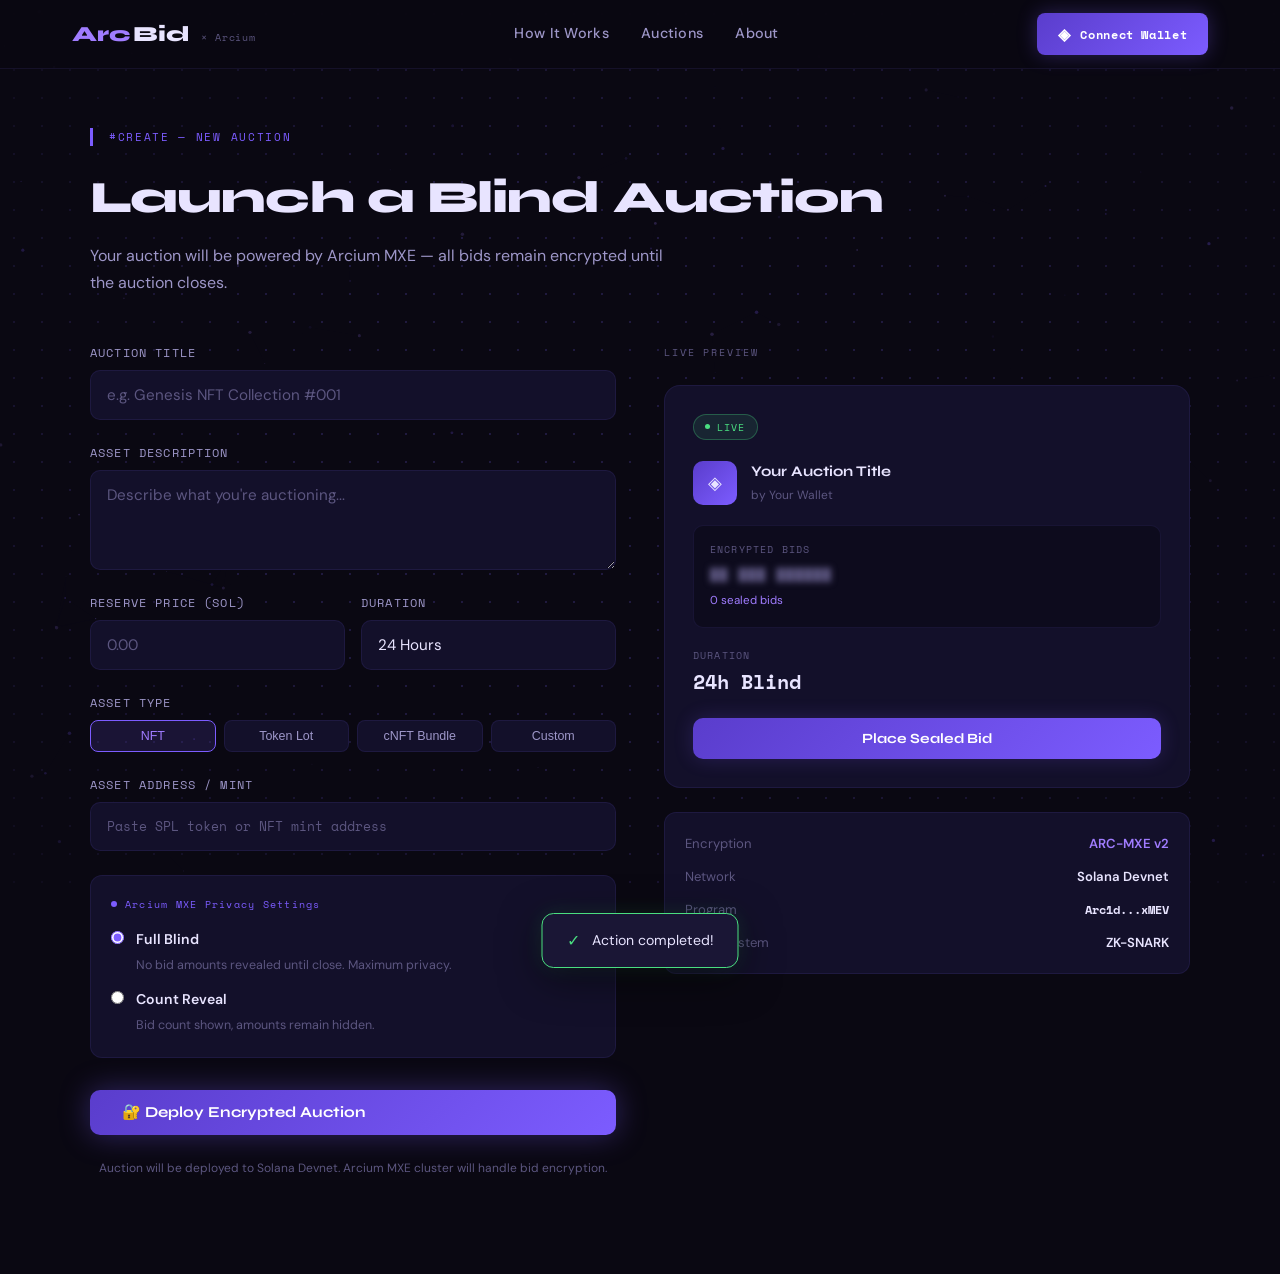
<file: create.html>
<!DOCTYPE html>
<html lang="en">
<head>
  <meta charset="UTF-8" />
  <meta name="viewport" content="width=device-width, initial-scale=1.0" />
  <title>Create Auction — ArcBid</title>
  <link rel="preconnect" href="https://fonts.googleapis.com" />
  <link href="https://fonts.googleapis.com/css2?family=Space+Mono:wght@400;700&family=Syne:wght@400;600;700;800&family=DM+Sans:wght@300;400;500&display=swap" rel="stylesheet" />
  <link rel="stylesheet" href="css/style.css" />
</head>
<body>

  <canvas id="bg-canvas"></canvas>
  <div class="dot-grid"></div>

  <nav class="navbar">
    <div class="nav-inner">
      <a href="index.html" class="nav-logo">
        <span class="logo-arc">Arc</span><span class="logo-bid">Bid</span>
        <span class="logo-tag">× Arcium</span>
      </a>
      <div class="nav-links">
        <a href="index.html#how-it-works">How It Works</a>
        <a href="index.html#auctions">Auctions</a>
        <a href="index.html#about">About</a>
      </div>
      <button class="btn-connect" id="connectWalletBtn">
        <span class="btn-icon">◈</span>
        <span class="btn-text">Connect Wallet</span>
      </button>
    </div>
  </nav>

  <section class="create-section">
    <div class="create-inner">
      <div class="section-label">#CREATE — NEW AUCTION</div>
      <h1 class="section-title" style="margin-bottom:0.5rem">Launch a Blind Auction</h1>
      <p class="section-sub" style="margin-bottom:3rem">Your auction will be powered by Arcium MXE — all bids remain encrypted until the auction closes.</p>

      <div class="create-form-grid">
        <div class="create-form">
          <div class="form-group">
            <label>Auction Title</label>
            <input type="text" placeholder="e.g. Genesis NFT Collection #001" class="form-input" />
          </div>
          <div class="form-group">
            <label>Asset Description</label>
            <textarea placeholder="Describe what you're auctioning..." class="form-input form-textarea"></textarea>
          </div>
          <div class="form-row">
            <div class="form-group">
              <label>Reserve Price (SOL)</label>
              <input type="number" placeholder="0.00" class="form-input" min="0" step="0.01" />
            </div>
            <div class="form-group">
              <label>Duration</label>
              <select class="form-input form-select">
                <option>1 Hour</option>
                <option>6 Hours</option>
                <option>12 Hours</option>
                <option selected>24 Hours</option>
                <option>48 Hours</option>
                <option>7 Days</option>
              </select>
            </div>
          </div>
          <div class="form-group">
            <label>Asset Type</label>
            <div class="asset-type-grid">
              <button class="asset-type-btn active">NFT</button>
              <button class="asset-type-btn">Token Lot</button>
              <button class="asset-type-btn">cNFT Bundle</button>
              <button class="asset-type-btn">Custom</button>
            </div>
          </div>
          <div class="form-group">
            <label>Asset Address / Mint</label>
            <input type="text" placeholder="Paste SPL token or NFT mint address" class="form-input mono-input" />
          </div>
          <div class="form-privacy-box">
            <div class="fpb-header">
              <span class="enc-pulse"></span>
              Arcium MXE Privacy Settings
            </div>
            <div class="fpb-options">
              <label class="fpb-option active-opt">
                <input type="radio" name="privacy" checked />
                <div>
                  <strong>Full Blind</strong>
                  <span>No bid amounts revealed until close. Maximum privacy.</span>
                </div>
              </label>
              <label class="fpb-option">
                <input type="radio" name="privacy" />
                <div>
                  <strong>Count Reveal</strong>
                  <span>Bid count shown, amounts remain hidden.</span>
                </div>
              </label>
            </div>
          </div>
          <button class="btn-primary create-btn" onclick="handleCreateAuction()">
            🔐 Deploy Encrypted Auction
          </button>
          <p class="create-disclaimer">Auction will be deployed to Solana Devnet. Arcium MXE cluster will handle bid encryption.</p>
        </div>

        <div class="create-preview">
          <div class="preview-label">LIVE PREVIEW</div>
          <div class="auction-card preview-card">
            <div class="auction-status live"><span></span>LIVE</div>
            <div class="auction-asset">
              <div class="asset-icon">◈</div>
              <div>
                <div class="asset-name" id="previewTitle">Your Auction Title</div>
                <div class="asset-creator">by Your Wallet</div>
              </div>
            </div>
            <div class="auction-encrypted">
              <div class="enc-label">Encrypted Bids</div>
              <div class="enc-value">██ ███ ██████</div>
              <div class="enc-count">0 sealed bids</div>
            </div>
            <div class="auction-timer">
              <div class="timer-label">Duration</div>
              <div class="timer-val">24h Blind</div>
            </div>
            <button class="btn-bid">Place Sealed Bid</button>
          </div>
          <div class="preview-tech-info">
            <div class="pti-row"><span>Encryption</span><span class="pti-val arc">ARC-MXE v2</span></div>
            <div class="pti-row"><span>Network</span><span class="pti-val">Solana Devnet</span></div>
            <div class="pti-row"><span>Program</span><span class="pti-val mono">Arc1d...xMEV</span></div>
            <div class="pti-row"><span>Proof System</span><span class="pti-val">ZK-SNARK</span></div>
          </div>
        </div>
      </div>
    </div>
  </section>

  <!-- Wallet Modal (reused) -->
  <div class="modal-overlay" id="walletModal">
    <div class="modal-box">
      <button class="modal-close" id="closeWalletModal">✕</button>
      <div class="modal-header">
        <div class="modal-title-badge">CONNECT WALLET</div>
        <h2>Choose Your Wallet</h2>
        <p>Connect to deploy your encrypted blind auction on Solana.</p>
      </div>
      <div class="wallet-options">
        <button class="wallet-option" id="connectPhantom">
          <div class="wallet-icon phantom-icon">👻</div>
          <div class="wallet-info">
            <div class="wallet-name">Phantom</div>
            <div class="wallet-desc">Most popular Solana wallet</div>
          </div>
          <div class="wallet-arrow">→</div>
        </button>
        <button class="wallet-option" id="connectSolflare">
          <div class="wallet-icon solflare-icon">☀️</div>
          <div class="wallet-info">
            <div class="wallet-name">Solflare</div>
            <div class="wallet-desc">Non-custodial Solana wallet</div>
          </div>
          <div class="wallet-arrow">→</div>
        </button>
      </div>
      <div class="modal-footer-text">
        By connecting, you agree to the <a href="#">Terms of Service</a>.
      </div>
    </div>
  </div>

  <div class="toast" id="toast">
    <span class="toast-icon">✓</span>
    <span class="toast-msg" id="toastMsg">Action completed!</span>
  </div>

  <script src="js/app.js"></script>
  <script>
    // Live preview title
    const titleInput = document.querySelector('input[placeholder*="Genesis"]');
    if (titleInput) {
      titleInput.addEventListener('input', () => {
        document.getElementById('previewTitle').textContent = titleInput.value || 'Your Auction Title';
      });
    }
    // Asset type buttons
    document.querySelectorAll('.asset-type-btn').forEach(btn => {
      btn.addEventListener('click', () => {
        document.querySelectorAll('.asset-type-btn').forEach(b => b.classList.remove('active'));
        btn.classList.add('active');
      });
    });
    function handleCreateAuction() {
      const walletConnected = document.getElementById('connectWalletBtn').classList.contains('connected');
      if (!walletConnected) {
        document.getElementById('walletModal').classList.add('active');
        return;
      }
      showToast('Auction deployed to Solana Devnet!');
    }
  </script>
</body>
</html>
</file>
<file: css/style.css>
/* ==========================================
   ArcBid — Arcium Blind Auction DApp
   Theme: Dark purple / cosmic / encrypted
   ========================================== */

:root {
  --bg:        #0a0812;
  --bg2:       #0e0c1a;
  --surface:   #13102a;
  --surface2:  #1a1635;
  --border:    rgba(110, 90, 220, 0.25);
  --border2:   rgba(110, 90, 220, 0.12);
  --accent:    #7c5cff;
  --accent2:   #a07cff;
  --accent3:   #5a3dcc;
  --purple-glow: rgba(124, 92, 255, 0.15);
  --text:      #e8e4ff;
  --text2:     #9d96c8;
  --text3:     #5c5680;
  --green:     #4ade80;
  --red:       #f87171;
  --yellow:    #fbbf24;
  --font-head: 'Syne', sans-serif;
  --font-mono: 'Space Mono', monospace;
  --font-body: 'DM Sans', sans-serif;
}

*, *::before, *::after { box-sizing: border-box; margin: 0; padding: 0; }

html { scroll-behavior: smooth; }

body {
  background: var(--bg);
  color: var(--text);
  font-family: var(--font-body);
  font-size: 16px;
  line-height: 1.6;
  overflow-x: hidden;
  min-height: 100vh;
}

/* ── BACKGROUND CANVAS ─────────────────── */
#bg-canvas {
  position: fixed;
  inset: 0;
  z-index: 0;
  pointer-events: none;
  opacity: 0.4;
}

/* ── DOT GRID ───────────────────────────── */
.dot-grid {
  position: fixed;
  inset: 0;
  z-index: 0;
  pointer-events: none;
  background-image: radial-gradient(circle, rgba(110,90,220,0.22) 1px, transparent 1px);
  background-size: 28px 28px;
  mask-image: radial-gradient(ellipse 80% 80% at 50% 50%, black 40%, transparent 100%);
}

/* ── NAVBAR ─────────────────────────────── */
.navbar {
  position: fixed;
  top: 0; left: 0; right: 0;
  z-index: 100;
  background: rgba(10, 8, 18, 0.82);
  backdrop-filter: blur(18px);
  border-bottom: 1px solid var(--border2);
}
.nav-inner {
  max-width: 1200px;
  margin: 0 auto;
  padding: 0 2rem;
  height: 68px;
  display: flex;
  align-items: center;
  gap: 2rem;
}
.nav-logo, a.nav-logo {
  display: flex;
  align-items: baseline;
  gap: 0.2rem;
  text-decoration: none;
  cursor: pointer;
}
.logo-arc { font-family: var(--font-head); font-size: 1.35rem; font-weight: 800; color: var(--accent2); }
.logo-bid { font-family: var(--font-head); font-size: 1.35rem; font-weight: 800; color: var(--text); }
.logo-tag { font-family: var(--font-mono); font-size: 0.62rem; color: var(--text3); margin-left: 0.5rem; letter-spacing: 0.08em; }
.nav-links {
  display: flex;
  gap: 2rem;
  margin-left: auto;
}
.nav-links a {
  color: var(--text2);
  text-decoration: none;
  font-size: 0.9rem;
  font-weight: 500;
  transition: color 0.2s;
  letter-spacing: 0.02em;
}
.nav-links a:hover { color: var(--text); }
.nav-create {
  color: var(--accent2) !important;
  font-weight: 600 !important;
}

.btn-connect {
  display: flex;
  align-items: center;
  gap: 0.6rem;
  padding: 0.55rem 1.3rem;
  background: linear-gradient(135deg, var(--accent3), var(--accent));
  border: none;
  border-radius: 8px;
  color: #fff;
  font-family: var(--font-mono);
  font-size: 0.78rem;
  font-weight: 700;
  letter-spacing: 0.05em;
  cursor: pointer;
  transition: all 0.25s;
  box-shadow: 0 0 20px rgba(124,92,255,0.3);
  white-space: nowrap;
  margin-left: auto;
}
.btn-connect:hover {
  transform: translateY(-1px);
  box-shadow: 0 0 30px rgba(124,92,255,0.5);
}
.btn-connect.connected {
  background: linear-gradient(135deg, #1a3a2a, #1e4d35);
  box-shadow: 0 0 20px rgba(74,222,128,0.2);
}
.btn-icon { font-size: 1rem; }

/* hamburger */
.hamburger {
  display: none;
  flex-direction: column;
  gap: 5px;
  background: none;
  border: none;
  cursor: pointer;
  padding: 4px;
  margin-left: auto;
}
.hamburger span { display: block; width: 22px; height: 2px; background: var(--text2); border-radius: 2px; transition: 0.2s; }

.mobile-nav {
  display: none;
  flex-direction: column;
  gap: 1rem;
  padding: 1.5rem 2rem;
  background: var(--bg2);
  border-bottom: 1px solid var(--border);
  position: fixed;
  top: 68px; left: 0; right: 0;
  z-index: 99;
}
.mobile-nav a { color: var(--text2); text-decoration: none; font-weight: 500; }
.mobile-nav.open { display: flex; }
.mobile-connect { width: 100%; justify-content: center; }

@media (max-width: 768px) {
  .nav-links { display: none; }
  .btn-connect:not(.mobile-connect) { display: none; }
  .hamburger { display: flex; }
}

/* ── HERO ───────────────────────────────── */
.hero {
  position: relative;
  z-index: 1;
  min-height: 100vh;
  display: flex;
  flex-direction: column;
  justify-content: center;
  align-items: center;
  text-align: center;
  padding: 8rem 2rem 4rem;
}
.hero-eyebrow {
  display: inline-flex;
  align-items: center;
  gap: 0.5rem;
  font-family: var(--font-mono);
  font-size: 0.72rem;
  letter-spacing: 0.12em;
  color: var(--text3);
  text-transform: uppercase;
  border: 1px solid var(--border);
  border-radius: 100px;
  padding: 0.4rem 1rem;
  margin-bottom: 2rem;
  animation: fadeUp 0.8s ease both;
}
.eyebrow-dot {
  width: 6px; height: 6px;
  background: var(--green);
  border-radius: 50%;
  animation: pulse 2s infinite;
}
@keyframes pulse { 0%,100%{opacity:1} 50%{opacity:0.3} }

.hero-title {
  font-family: var(--font-head);
  font-size: clamp(2.8rem, 7vw, 5.5rem);
  font-weight: 800;
  line-height: 1.08;
  letter-spacing: -0.02em;
  margin-bottom: 1.5rem;
  animation: fadeUp 0.8s 0.1s ease both;
}
.gradient-text {
  background: linear-gradient(135deg, var(--accent2), #c4b5fd, var(--accent));
  -webkit-background-clip: text;
  -webkit-text-fill-color: transparent;
  background-clip: text;
}
.hero-sub {
  max-width: 580px;
  font-size: 1.05rem;
  color: var(--text2);
  line-height: 1.75;
  margin-bottom: 2.5rem;
  animation: fadeUp 0.8s 0.2s ease both;
}
.hero-cta {
  display: flex;
  gap: 1rem;
  justify-content: center;
  flex-wrap: wrap;
  margin-bottom: 4rem;
  animation: fadeUp 0.8s 0.3s ease both;
}
.btn-primary {
  display: inline-flex;
  align-items: center;
  padding: 0.85rem 2rem;
  background: linear-gradient(135deg, var(--accent3), var(--accent));
  border: none;
  border-radius: 10px;
  color: #fff;
  font-family: var(--font-head);
  font-size: 0.95rem;
  font-weight: 700;
  cursor: pointer;
  text-decoration: none;
  transition: all 0.25s;
  box-shadow: 0 0 30px rgba(124,92,255,0.35);
}
.btn-primary:hover { transform: translateY(-2px); box-shadow: 0 0 45px rgba(124,92,255,0.55); }
.btn-ghost {
  display: inline-flex;
  align-items: center;
  padding: 0.85rem 2rem;
  background: transparent;
  border: 1px solid var(--border);
  border-radius: 10px;
  color: var(--text2);
  font-family: var(--font-head);
  font-size: 0.95rem;
  font-weight: 600;
  cursor: pointer;
  text-decoration: none;
  transition: all 0.25s;
}
.btn-ghost:hover { border-color: var(--accent); color: var(--text); }

.hero-stats {
  display: flex;
  align-items: center;
  gap: 2.5rem;
  animation: fadeUp 0.8s 0.4s ease both;
}
.stat { text-align: center; }
.stat-num { display: block; font-family: var(--font-mono); font-size: 1.6rem; font-weight: 700; color: var(--accent2); }
.stat-label { display: block; font-size: 0.72rem; color: var(--text3); letter-spacing: 0.1em; text-transform: uppercase; margin-top: 0.2rem; }
.stat-divider { width: 1px; height: 40px; background: var(--border); }

/* ── SECTIONS ───────────────────────────── */
.section {
  position: relative;
  z-index: 1;
  max-width: 1200px;
  margin: 0 auto;
  padding: 6rem 2rem;
}
.section-label {
  font-family: var(--font-mono);
  font-size: 0.7rem;
  letter-spacing: 0.15em;
  color: var(--accent);
  text-transform: uppercase;
  margin-bottom: 1rem;
  padding-left: 1rem;
  border-left: 3px solid var(--accent);
}
.section-title {
  font-family: var(--font-head);
  font-size: clamp(1.8rem, 4vw, 2.8rem);
  font-weight: 800;
  letter-spacing: -0.02em;
  margin-bottom: 1rem;
}
.section-sub {
  color: var(--text2);
  max-width: 600px;
  font-size: 1rem;
  margin-bottom: 3rem;
  line-height: 1.7;
}

/* ── STEPS GRID ─────────────────────────── */
.steps-grid {
  display: grid;
  grid-template-columns: repeat(auto-fit, minmax(240px, 1fr));
  gap: 1.5rem;
}
.step-card {
  background: var(--surface);
  border: 1px solid var(--border2);
  border-radius: 16px;
  padding: 2rem;
  position: relative;
  transition: all 0.3s;
  animation: fadeUp 0.6s var(--delay, 0s) ease both;
}
.step-card:hover {
  border-color: var(--border);
  background: var(--surface2);
  transform: translateY(-4px);
  box-shadow: 0 20px 40px rgba(0,0,0,0.4), 0 0 30px var(--purple-glow);
}
.step-num {
  font-family: var(--font-mono);
  font-size: 0.68rem;
  color: var(--accent);
  letter-spacing: 0.15em;
  margin-bottom: 1rem;
}
.step-icon { font-size: 1.8rem; margin-bottom: 1rem; }
.step-card h3 { font-family: var(--font-head); font-size: 1.05rem; font-weight: 700; margin-bottom: 0.75rem; }
.step-card p { font-size: 0.88rem; color: var(--text2); line-height: 1.6; }

/* ── PRIVACY BANNER ─────────────────────── */
.privacy-banner {
  position: relative;
  z-index: 1;
  background: linear-gradient(135deg, rgba(60,40,140,0.4), rgba(40,25,100,0.6));
  border-top: 1px solid var(--border);
  border-bottom: 1px solid var(--border);
  padding: 5rem 2rem;
  margin: 2rem 0;
}
.privacy-inner {
  max-width: 800px;
  margin: 0 auto;
  text-align: center;
}
.privacy-badge {
  display: inline-block;
  font-family: var(--font-mono);
  font-size: 0.65rem;
  letter-spacing: 0.18em;
  color: var(--accent2);
  border: 1px solid var(--accent);
  border-radius: 4px;
  padding: 0.3rem 0.8rem;
  margin-bottom: 1.5rem;
}
.privacy-banner h2 {
  font-family: var(--font-head);
  font-size: clamp(1.6rem, 3.5vw, 2.4rem);
  font-weight: 800;
  letter-spacing: -0.02em;
  margin-bottom: 1.2rem;
}
.privacy-banner p {
  color: var(--text2);
  font-size: 1rem;
  line-height: 1.75;
  margin-bottom: 2.5rem;
}
.privacy-features {
  display: grid;
  grid-template-columns: repeat(auto-fit, minmax(200px, 1fr));
  gap: 1rem;
  text-align: left;
}
.pf-item {
  display: flex;
  align-items: flex-start;
  gap: 0.75rem;
  font-size: 0.88rem;
  color: var(--text2);
  background: rgba(0,0,0,0.3);
  border: 1px solid var(--border2);
  border-radius: 10px;
  padding: 1rem;
}
.pf-item span { color: var(--accent); font-size: 0.7rem; margin-top: 2px; flex-shrink: 0; }

/* ── AUCTIONS GRID ──────────────────────── */
.auctions-grid {
  display: grid;
  grid-template-columns: repeat(auto-fill, minmax(280px, 1fr));
  gap: 1.5rem;
}
.auction-card {
  background: var(--surface);
  border: 1px solid var(--border2);
  border-radius: 16px;
  padding: 1.75rem;
  display: flex;
  flex-direction: column;
  gap: 1.25rem;
  transition: all 0.3s;
  position: relative;
  overflow: hidden;
}
.auction-card::before {
  content: '';
  position: absolute;
  top: 0; left: 0; right: 0;
  height: 2px;
  background: linear-gradient(90deg, transparent, var(--accent), transparent);
  opacity: 0;
  transition: opacity 0.3s;
}
.auction-card:hover { border-color: var(--border); transform: translateY(-3px); box-shadow: 0 20px 40px rgba(0,0,0,0.4), 0 0 25px var(--purple-glow); }
.auction-card:hover::before { opacity: 1; }
.auction-card.featured { border-color: rgba(124,92,255,0.4); background: linear-gradient(135deg, var(--surface2), rgba(60,40,140,0.2)); }
.auction-badge {
  position: absolute;
  top: 1rem; right: 1rem;
  font-family: var(--font-mono);
  font-size: 0.6rem;
  letter-spacing: 0.1em;
  color: var(--accent2);
  border: 1px solid var(--accent);
  border-radius: 4px;
  padding: 0.2rem 0.5rem;
}

.auction-status {
  display: inline-flex;
  align-items: center;
  gap: 0.4rem;
  font-family: var(--font-mono);
  font-size: 0.65rem;
  letter-spacing: 0.12em;
  padding: 0.25rem 0.7rem;
  border-radius: 100px;
  width: fit-content;
}
.auction-status.live { color: var(--green); background: rgba(74,222,128,0.1); border: 1px solid rgba(74,222,128,0.3); }
.auction-status.upcoming { color: var(--yellow); background: rgba(251,191,36,0.1); border: 1px solid rgba(251,191,36,0.3); }
.auction-status.ended { color: var(--text3); background: rgba(0,0,0,0.3); border: 1px solid var(--border2); }
.auction-status span { width: 5px; height: 5px; border-radius: 50%; background: currentColor; }
.auction-status.live span { animation: pulse 1.5s infinite; }

.auction-asset { display: flex; align-items: center; gap: 0.9rem; }
.asset-icon {
  width: 44px; height: 44px;
  background: linear-gradient(135deg, var(--accent3), var(--accent));
  border-radius: 10px;
  display: flex;
  align-items: center;
  justify-content: center;
  font-size: 1.1rem;
  flex-shrink: 0;
}
.asset-name { font-family: var(--font-head); font-size: 0.92rem; font-weight: 700; color: var(--text); }
.asset-creator { font-size: 0.75rem; color: var(--text3); margin-top: 0.15rem; }

.auction-encrypted {
  background: rgba(0,0,0,0.3);
  border: 1px solid var(--border2);
  border-radius: 10px;
  padding: 1rem;
}
.enc-label { font-family: var(--font-mono); font-size: 0.6rem; letter-spacing: 0.12em; color: var(--text3); text-transform: uppercase; margin-bottom: 0.4rem; }
.enc-value { font-family: var(--font-mono); font-size: 0.85rem; color: var(--text3); letter-spacing: 0.08em; filter: blur(3px); user-select: none; }
.enc-count { font-size: 0.72rem; color: var(--accent2); margin-top: 0.4rem; }

.auction-timer { display: flex; flex-direction: column; }
.timer-label { font-family: var(--font-mono); font-size: 0.6rem; letter-spacing: 0.12em; color: var(--text3); text-transform: uppercase; margin-bottom: 0.2rem; }
.timer-val { font-family: var(--font-mono); font-size: 1.25rem; font-weight: 700; color: var(--text); }

.btn-bid {
  display: flex;
  align-items: center;
  justify-content: center;
  gap: 0.5rem;
  padding: 0.75rem;
  background: linear-gradient(135deg, var(--accent3), var(--accent));
  border: none;
  border-radius: 10px;
  color: #fff;
  font-family: var(--font-head);
  font-size: 0.88rem;
  font-weight: 700;
  cursor: pointer;
  transition: all 0.25s;
  box-shadow: 0 0 20px rgba(124,92,255,0.2);
  margin-top: auto;
}
.btn-bid:hover { transform: translateY(-1px); box-shadow: 0 0 30px rgba(124,92,255,0.45); }
.btn-bid.btn-disabled { background: var(--surface2); color: var(--text3); cursor: not-allowed; box-shadow: none; transform: none; }

/* ── CRITERIA ───────────────────────────── */
.criteria-grid {
  display: grid;
  grid-template-columns: repeat(auto-fit, minmax(220px, 1fr));
  gap: 1.5rem;
}
.criteria-card {
  background: var(--surface);
  border: 1px solid var(--border2);
  border-radius: 16px;
  padding: 2rem;
  transition: all 0.3s;
}
.criteria-card:hover { border-color: var(--border); transform: translateY(-3px); }
.criteria-icon { font-size: 1.6rem; margin-bottom: 1rem; }
.criteria-card h3 { font-family: var(--font-head); font-size: 1rem; font-weight: 700; margin-bottom: 0.6rem; color: var(--accent2); }
.criteria-card p { font-size: 0.85rem; color: var(--text2); line-height: 1.6; }

/* ── FOOTER ─────────────────────────────── */
.footer {
  position: relative;
  z-index: 1;
  border-top: 1px solid var(--border2);
  padding: 4rem 2rem 2rem;
}
.footer-inner {
  max-width: 1200px;
  margin: 0 auto;
  display: flex;
  gap: 4rem;
  flex-wrap: wrap;
  margin-bottom: 3rem;
}
.footer-brand .logo-arc { font-size: 1.2rem; }
.footer-brand .logo-bid { font-size: 1.2rem; }
.footer-brand p { font-size: 0.85rem; color: var(--text3); margin-top: 0.75rem; max-width: 280px; }
.footer-links { display: flex; gap: 1.5rem; margin-top: 1rem; }
.footer-links a { font-size: 0.85rem; color: var(--accent2); text-decoration: none; }
.footer-links a:hover { color: var(--text); }
.footer-disclaimer { flex: 1; min-width: 200px; }
.disclaimer-badge {
  display: inline-block;
  font-family: var(--font-mono);
  font-size: 0.6rem;
  letter-spacing: 0.15em;
  color: var(--yellow);
  border: 1px solid rgba(251,191,36,0.3);
  border-radius: 4px;
  padding: 0.25rem 0.6rem;
  margin-bottom: 0.75rem;
}
.footer-disclaimer p { font-size: 0.8rem; color: var(--text3); line-height: 1.6; }
.footer-bottom {
  max-width: 1200px;
  margin: 0 auto;
  padding-top: 2rem;
  border-top: 1px solid var(--border2);
  display: flex;
  justify-content: space-between;
  flex-wrap: wrap;
  gap: 0.5rem;
  font-size: 0.75rem;
  color: var(--text3);
  font-family: var(--font-mono);
}

/* ── WALLET MODAL ───────────────────────── */
.modal-overlay {
  position: fixed;
  inset: 0;
  z-index: 200;
  background: rgba(5, 3, 15, 0.85);
  backdrop-filter: blur(12px);
  display: flex;
  align-items: center;
  justify-content: center;
  padding: 1rem;
  opacity: 0;
  pointer-events: none;
  transition: opacity 0.25s;
}
.modal-overlay.active { opacity: 1; pointer-events: all; }
.modal-box {
  background: var(--surface2);
  border: 1px solid var(--border);
  border-radius: 20px;
  padding: 2.5rem;
  width: 100%;
  max-width: 420px;
  position: relative;
  transform: translateY(20px);
  transition: transform 0.25s;
  box-shadow: 0 30px 80px rgba(0,0,0,0.6), 0 0 60px var(--purple-glow);
}
.modal-overlay.active .modal-box { transform: translateY(0); }
.modal-close {
  position: absolute;
  top: 1.25rem; right: 1.25rem;
  background: var(--surface);
  border: 1px solid var(--border2);
  border-radius: 8px;
  color: var(--text2);
  width: 32px; height: 32px;
  cursor: pointer;
  font-size: 0.85rem;
  display: flex; align-items: center; justify-content: center;
  transition: all 0.2s;
}
.modal-close:hover { color: var(--text); border-color: var(--border); }
.modal-header { margin-bottom: 2rem; }
.modal-title-badge {
  font-family: var(--font-mono);
  font-size: 0.62rem;
  letter-spacing: 0.18em;
  color: var(--accent);
  margin-bottom: 0.75rem;
}
.modal-header h2 { font-family: var(--font-head); font-size: 1.5rem; font-weight: 800; margin-bottom: 0.4rem; }
.modal-header p { font-size: 0.87rem; color: var(--text2); }
.wallet-options { display: flex; flex-direction: column; gap: 0.75rem; }
.wallet-option {
  display: flex;
  align-items: center;
  gap: 1rem;
  padding: 1rem 1.25rem;
  background: var(--surface);
  border: 1px solid var(--border2);
  border-radius: 12px;
  cursor: pointer;
  transition: all 0.2s;
  text-align: left;
  width: 100%;
}
.wallet-option:hover { border-color: var(--accent); background: rgba(124,92,255,0.08); transform: translateX(3px); }
.wallet-icon {
  width: 44px; height: 44px;
  border-radius: 12px;
  display: flex; align-items: center; justify-content: center;
  font-size: 1.4rem;
  flex-shrink: 0;
}
.phantom-icon { background: linear-gradient(135deg, #4e44ce, #8b5cf6); }
.solflare-icon { background: linear-gradient(135deg, #f97316, #fbbf24); }
.wallet-name { font-family: var(--font-head); font-size: 0.95rem; font-weight: 700; color: var(--text); }
.wallet-desc { font-size: 0.75rem; color: var(--text3); margin-top: 0.1rem; }
.wallet-arrow { margin-left: auto; color: var(--text3); font-size: 1rem; }
.modal-footer-text { font-size: 0.74rem; color: var(--text3); text-align: center; margin-top: 1.5rem; line-height: 1.6; }
.modal-footer-text a { color: var(--accent2); text-decoration: none; }

/* ── BID MODAL ──────────────────────────── */
.bid-modal-box { max-width: 480px; }
.bid-form { display: flex; flex-direction: column; gap: 1.25rem; }
.bid-input-group label { display: block; font-size: 0.78rem; color: var(--text2); margin-bottom: 0.5rem; font-family: var(--font-mono); letter-spacing: 0.08em; }
.bid-input-wrap { display: flex; align-items: center; background: var(--surface); border: 1px solid var(--border2); border-radius: 10px; overflow: hidden; }
.bid-input-wrap input {
  flex: 1;
  background: none;
  border: none;
  color: var(--text);
  font-family: var(--font-mono);
  font-size: 1.1rem;
  padding: 0.9rem 1rem;
  outline: none;
  width: 100%;
}
.bid-input-wrap input::placeholder { color: var(--text3); }
.bid-currency { font-family: var(--font-mono); font-size: 0.78rem; color: var(--accent2); padding: 0 1rem; border-left: 1px solid var(--border2); }
.encryption-preview {
  background: rgba(0,0,0,0.4);
  border: 1px solid var(--border2);
  border-radius: 10px;
  padding: 1rem;
}
.enc-preview-label { display: flex; align-items: center; gap: 0.5rem; font-family: var(--font-mono); font-size: 0.62rem; letter-spacing: 0.12em; color: var(--accent); margin-bottom: 0.6rem; }
.enc-pulse { width: 6px; height: 6px; background: var(--accent); border-radius: 50%; animation: pulse 1.5s infinite; }
.enc-preview-value { font-family: var(--font-mono); font-size: 0.75rem; color: var(--text3); word-break: break-all; min-height: 20px; }
.bid-info-row { display: flex; gap: 1rem; flex-wrap: wrap; }
.bid-info-item { flex: 1; min-width: 100px; }
.bi-label { display: block; font-size: 0.68rem; color: var(--text3); font-family: var(--font-mono); letter-spacing: 0.1em; margin-bottom: 0.3rem; }
.bi-value { display: block; font-size: 0.82rem; color: var(--text); font-weight: 600; white-space: nowrap; overflow: hidden; text-overflow: ellipsis; }
.btn-submit-bid {
  display: flex;
  align-items: center;
  justify-content: center;
  gap: 0.6rem;
  padding: 1rem;
  background: linear-gradient(135deg, var(--accent3), var(--accent));
  border: none;
  border-radius: 12px;
  color: #fff;
  font-family: var(--font-head);
  font-size: 1rem;
  font-weight: 700;
  cursor: pointer;
  transition: all 0.25s;
  box-shadow: 0 0 25px rgba(124,92,255,0.35);
}
.btn-submit-bid:hover { transform: translateY(-2px); box-shadow: 0 0 40px rgba(124,92,255,0.55); }
.lock-icon { font-size: 1.1rem; }

/* ── TOAST ──────────────────────────────── */
.toast {
  position: fixed;
  bottom: 2rem;
  left: 50%;
  transform: translateX(-50%) translateY(100px);
  background: var(--surface2);
  border: 1px solid var(--green);
  border-radius: 12px;
  padding: 0.85rem 1.5rem;
  display: flex;
  align-items: center;
  gap: 0.75rem;
  font-size: 0.88rem;
  color: var(--text);
  z-index: 300;
  transition: transform 0.35s cubic-bezier(0.34, 1.56, 0.64, 1);
  box-shadow: 0 10px 40px rgba(0,0,0,0.5), 0 0 20px rgba(74,222,128,0.15);
  white-space: nowrap;
}
.toast.show { transform: translateX(-50%) translateY(0); }
.toast-icon { color: var(--green); font-size: 1rem; }

/* ── CREATE PAGE ────────────────────────── */
.create-section {
  position: relative;
  z-index: 1;
  padding: 8rem 2rem 6rem;
}
.create-inner { max-width: 1100px; margin: 0 auto; }
.create-form-grid { display: grid; grid-template-columns: 1fr 1fr; gap: 3rem; }
@media (max-width: 900px) { .create-form-grid { grid-template-columns: 1fr; } }
.create-form { display: flex; flex-direction: column; gap: 1.5rem; }
.form-group { display: flex; flex-direction: column; gap: 0.5rem; }
.form-group label { font-family: var(--font-mono); font-size: 0.72rem; letter-spacing: 0.1em; color: var(--text2); text-transform: uppercase; }
.form-input {
  background: var(--surface);
  border: 1px solid var(--border2);
  border-radius: 10px;
  color: var(--text);
  font-family: var(--font-body);
  font-size: 0.95rem;
  padding: 0.85rem 1rem;
  outline: none;
  transition: border-color 0.2s;
  width: 100%;
}
.form-input:focus { border-color: var(--accent); }
.form-input::placeholder { color: var(--text3); }
.form-textarea { min-height: 100px; resize: vertical; }
.form-select { appearance: none; cursor: pointer; }
.form-row { display: grid; grid-template-columns: 1fr 1fr; gap: 1rem; }
.mono-input { font-family: var(--font-mono); font-size: 0.8rem; }
.asset-type-grid { display: grid; grid-template-columns: repeat(4, 1fr); gap: 0.5rem; }
.asset-type-btn {
  padding: 0.5rem;
  background: var(--surface);
  border: 1px solid var(--border2);
  border-radius: 8px;
  color: var(--text2);
  font-size: 0.78rem;
  cursor: pointer;
  transition: all 0.2s;
}
.asset-type-btn:hover { border-color: var(--accent); color: var(--text); }
.asset-type-btn.active { background: rgba(124,92,255,0.15); border-color: var(--accent); color: var(--accent2); }
.form-privacy-box {
  background: var(--surface);
  border: 1px solid var(--border2);
  border-radius: 12px;
  padding: 1.25rem;
}
.fpb-header { display: flex; align-items: center; gap: 0.5rem; font-family: var(--font-mono); font-size: 0.65rem; letter-spacing: 0.12em; color: var(--accent); margin-bottom: 1rem; }
.fpb-options { display: flex; flex-direction: column; gap: 0.75rem; }
.fpb-option { display: flex; align-items: flex-start; gap: 0.75rem; cursor: pointer; }
.fpb-option input { margin-top: 3px; accent-color: var(--accent); }
.fpb-option strong { display: block; font-size: 0.88rem; color: var(--text); font-weight: 600; }
.fpb-option span { font-size: 0.78rem; color: var(--text3); }
.create-btn { margin-top: 0.5rem; }
.create-disclaimer { font-size: 0.75rem; color: var(--text3); text-align: center; }
.create-preview { display: flex; flex-direction: column; gap: 1.5rem; }
.preview-label { font-family: var(--font-mono); font-size: 0.65rem; letter-spacing: 0.18em; color: var(--text3); text-transform: uppercase; }
.preview-card { pointer-events: none; }
.preview-tech-info {
  background: var(--surface);
  border: 1px solid var(--border2);
  border-radius: 12px;
  padding: 1.25rem;
  display: flex;
  flex-direction: column;
  gap: 0.75rem;
}
.pti-row { display: flex; justify-content: space-between; align-items: center; font-size: 0.82rem; }
.pti-row span:first-child { color: var(--text3); }
.pti-val { color: var(--text); font-weight: 600; }
.pti-val.arc { color: var(--accent2); }
.pti-val.mono { font-family: var(--font-mono); font-size: 0.75rem; }

/* ── ANIMATIONS ─────────────────────────── */
@keyframes fadeUp {
  from { opacity: 0; transform: translateY(24px); }
  to   { opacity: 1; transform: translateY(0); }
}

/* ── SCROLLBAR ──────────────────────────── */
::-webkit-scrollbar { width: 6px; }
::-webkit-scrollbar-track { background: var(--bg); }
::-webkit-scrollbar-thumb { background: var(--surface2); border-radius: 3px; }
::-webkit-scrollbar-thumb:hover { background: var(--accent3); }

/* ── RESPONSIVE ─────────────────────────── */
@media (max-width: 600px) {
  .hero-stats { gap: 1.2rem; }
  .hero { padding: 6rem 1.5rem 3rem; }
  .section { padding: 4rem 1.5rem; }
  .footer-inner { flex-direction: column; gap: 2rem; }
  .footer-bottom { flex-direction: column; }
  .bid-info-row { flex-direction: column; }
}
</file>
